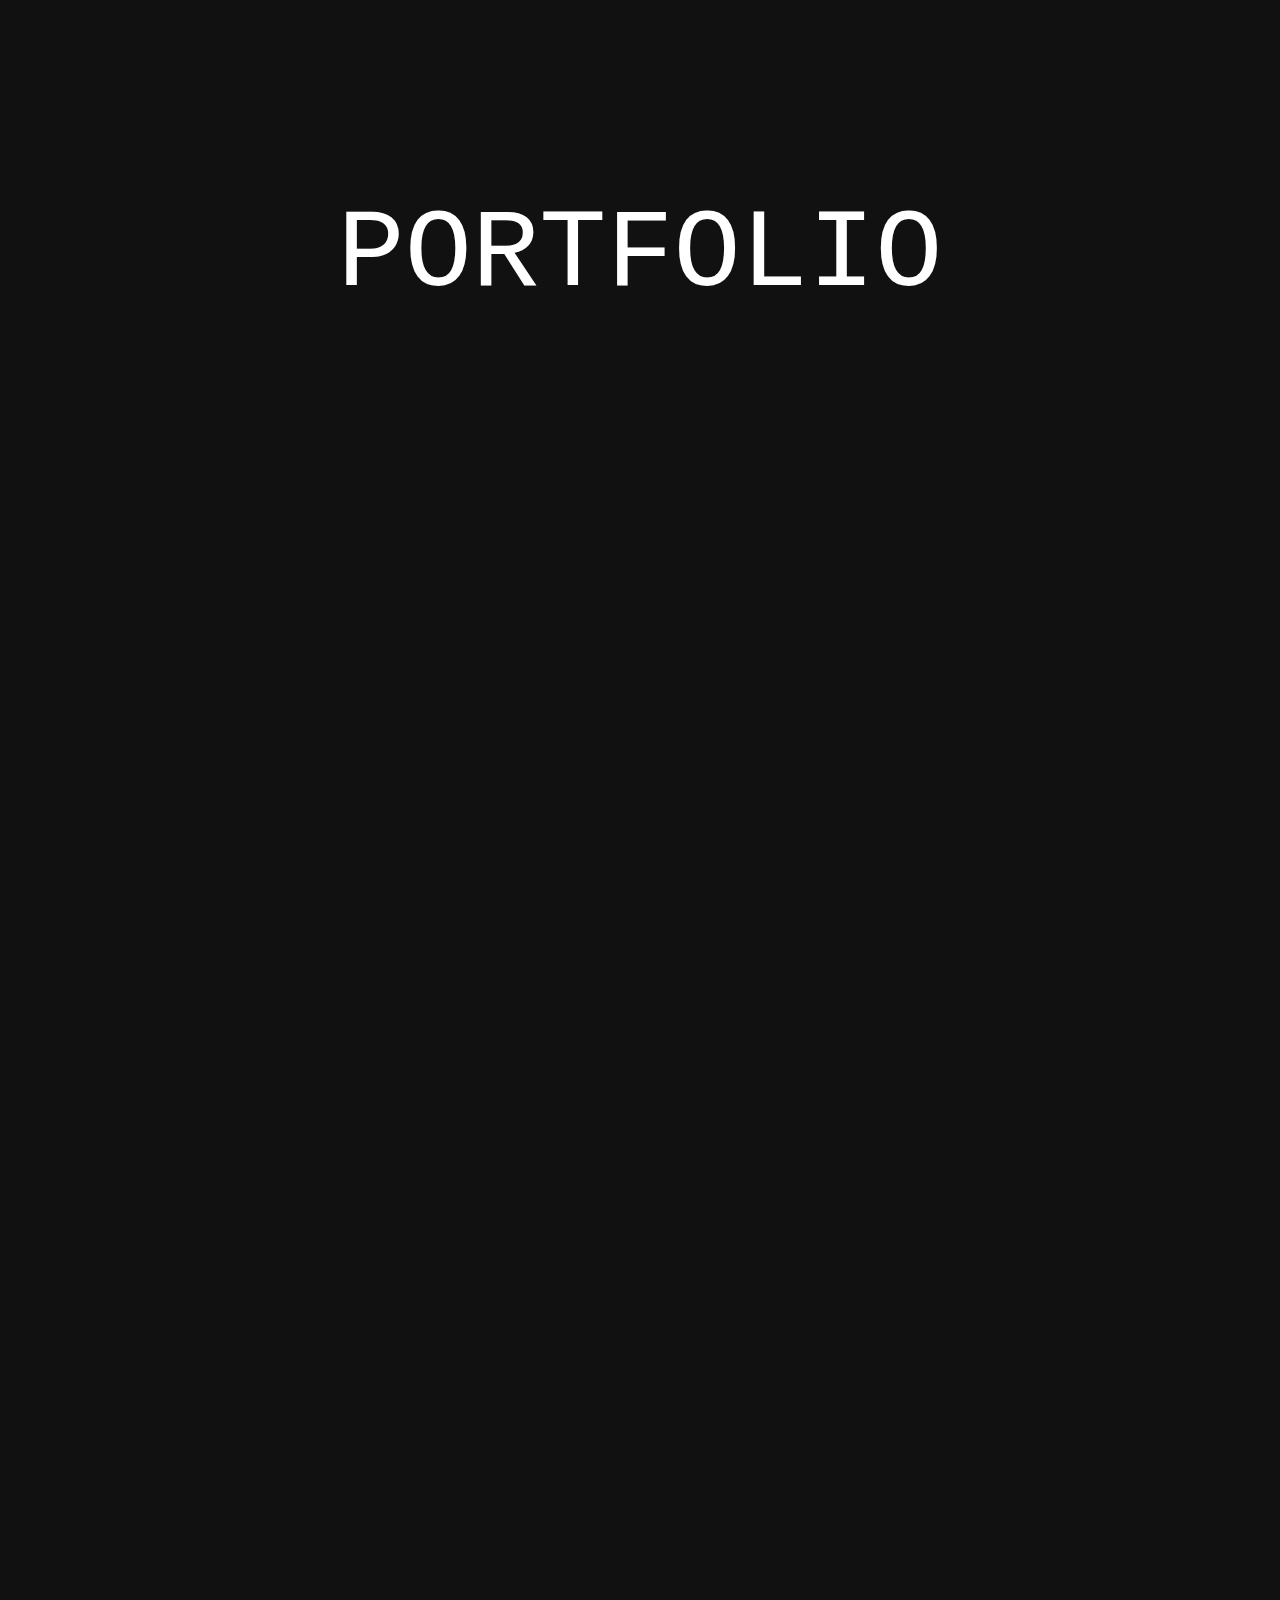
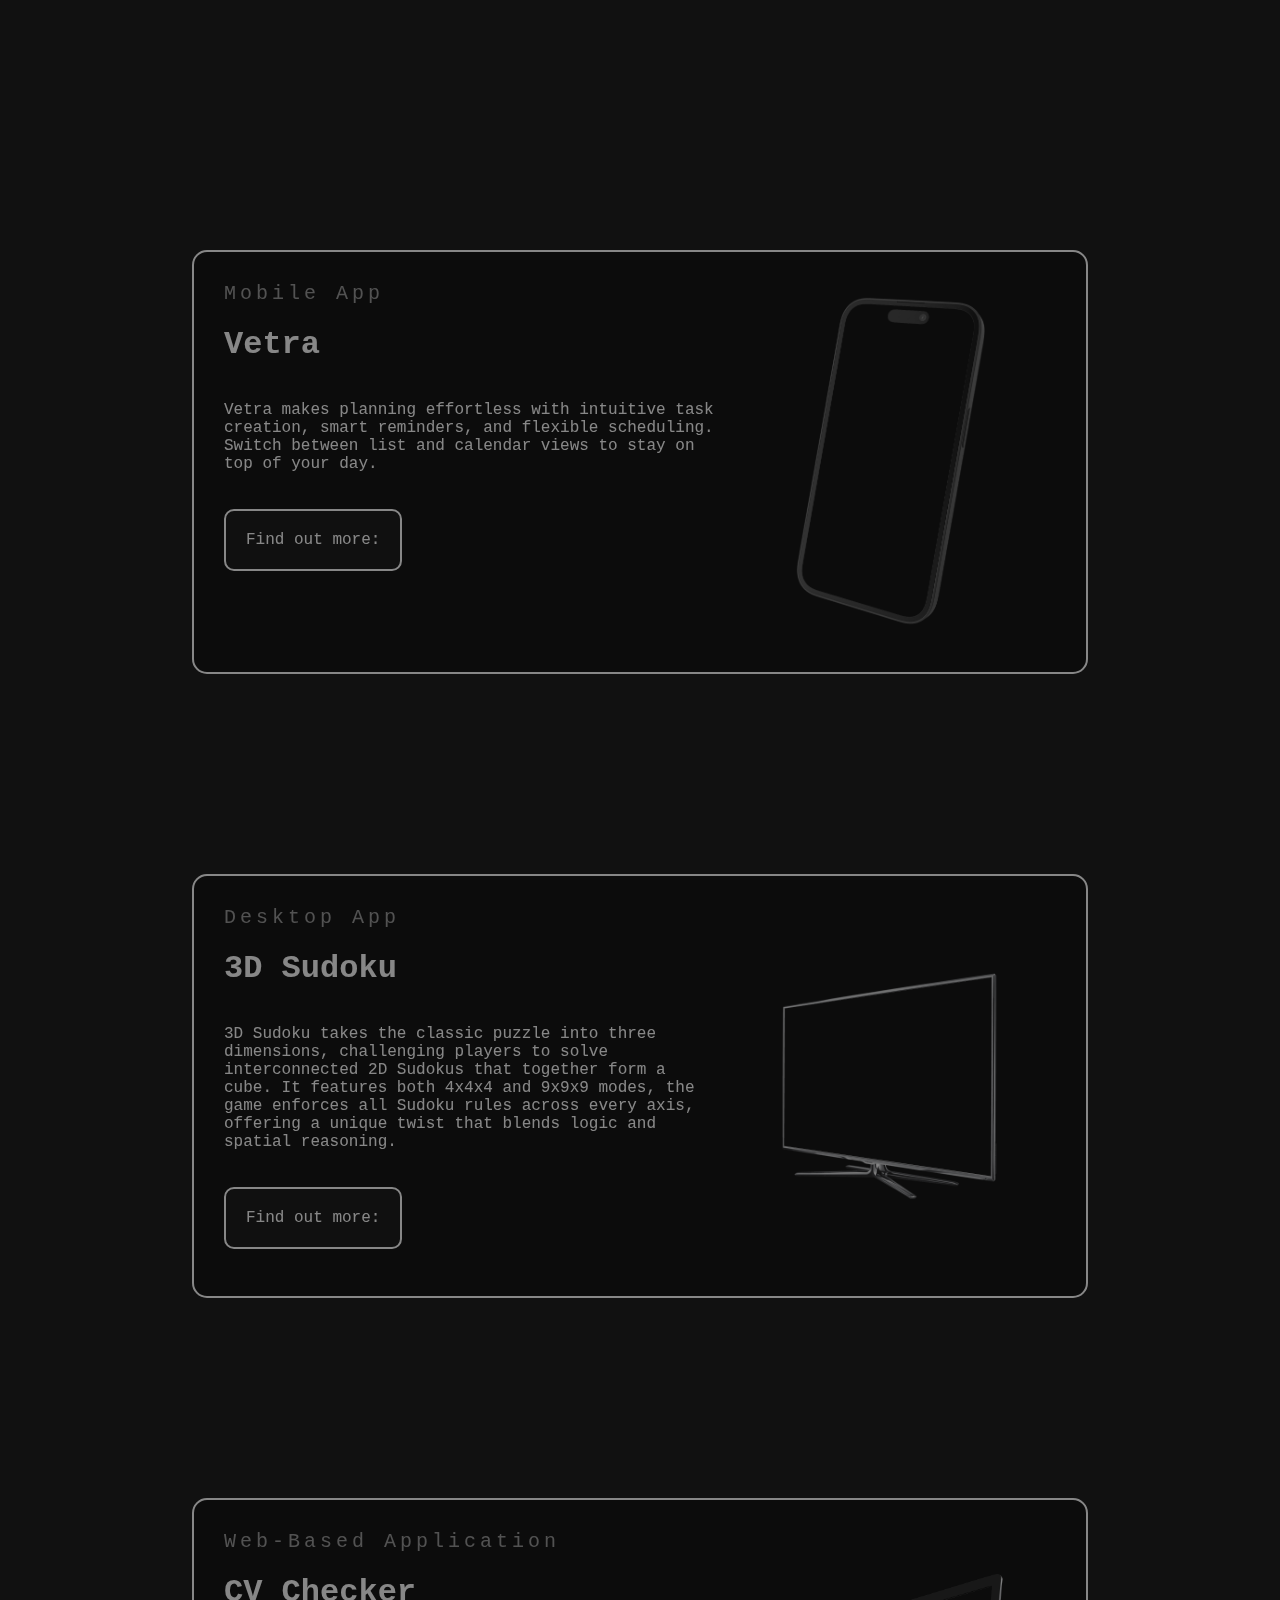
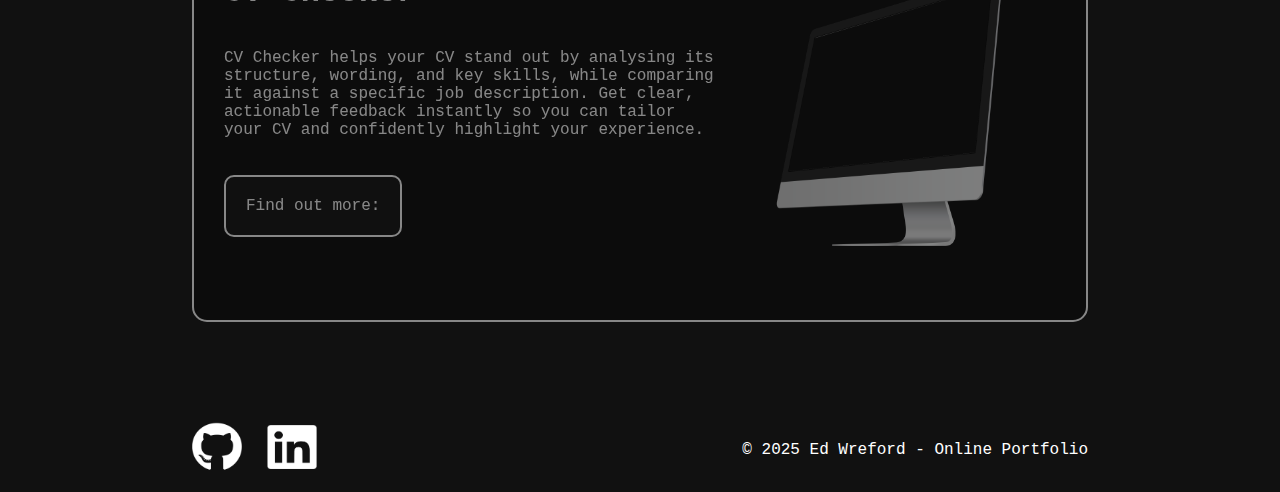
<file: index.html>
<!DOCTYPE html>
<html lang="en">

<head>
    <meta charset="utf-8" author="Ed Wreford">

    <link rel="icon" href="public/images/logo.png" type="image/png">
    <title>Portfolio</title>
    <link rel="stylesheet" href="public/style/styles.css">
</head>

<body>

    <img class="leftPointer" src="public/images/leftSidePointer.png">
    <img class="rightPointer" src="public/images/rightsidePointer.png">
    <div>
        <div class="centerColumn">
            <section class="scroll-lock">
                <h1 id="mainTitle">PORTFOLIO</h1>
            </section>

            <div class="grid">
                <div class="projectContainer">
                    <div class="projectContainerDetails">
                        <h5 class="categoryTitle">Mobile App</h5>
                        <h1>Vetra</h1>
                        <p>
                            Vetra makes planning effortless with intuitive task creation, smart reminders, 
                            and flexible scheduling. Switch between list and calendar views to stay on top 
                            of your day.
                        </p>
                        <a href="vetra.html">Find out more:</a>
                    </div> 

                    <div class="projectContainerImage">
                        <img class="outlineImage" src="public/images/apple-iphone-15-black-left.png">
                        <img class="mainImage" src="public/images/launch_screen-left.png"> 
                    </div> 
                </div>

                <div class="projectContainer">
                    <div class="projectContainerDetails">
                        <h5 class="categoryTitle">Desktop App</h5>
                        <h1>3D Sudoku</h1>
                        <p>
                            3D Sudoku takes the classic puzzle into three dimensions, challenging 
                            players to solve interconnected 2D Sudokus that together form a cube. 
                            It features both 4x4x4 and 9x9x9 modes, the game enforces all Sudoku 
                            rules across every axis, offering a unique twist that blends logic and spatial reasoning.
                        </p>
                        <a href="3dSudoku.html">Find out more:</a>
                    </div>

                    <div class="projectContainerImage">
                        <img class="outlineImage" src="public/images/samsung-d8000-side.png">
                        <img class="mainImage" src="public/images/cube_side.png"> 
                    </div> 
                </div>

                <div class="projectContainer">
                    <div class="projectContainerDetails">
                        <h5 class="categoryTitle">Web-Based Application</h5>
                        <h1>CV Checker</h1>
                        <p>
                            CV Checker helps your CV stand out by analysing its structure, wording, and key skills, 
                            while comparing it against a specific job description. Get clear, actionable feedback 
                            instantly so you can tailor your CV and confidently highlight your experience.
                        </p>
                        <a href="cv_checker.html">Find out more:</a>
                    </div> 

                    <div class="projectContainerImage">
                        <img class="outlineImage" src="public/images/apple-imac2013-left.png">
                        <img class="mainImage" src="public/images/cv_checker-left.png"> 
                    </div> 
                </div>
            </div>
        </div>
    </div>
    
    <script src="scripts/opening.js"></script>
    <script src="scripts/faded.js"></script>

</body>


<footer>
    <div class="footer-content">
        <div class="footer-icons">
            <a href="https://github.com/EdWreford?tab=repositories"><img src="public/images/githubLogo.png" alt="GitHub logo"></a>
            <a href=""><img src="public/images/linkedInLogo.png" alt="LinkedIn logo"></a>
        </div>
        <p>&copy; 2025 Ed Wreford - Online Portfolio</p>
    </div>
</footer>


</html>
</file>
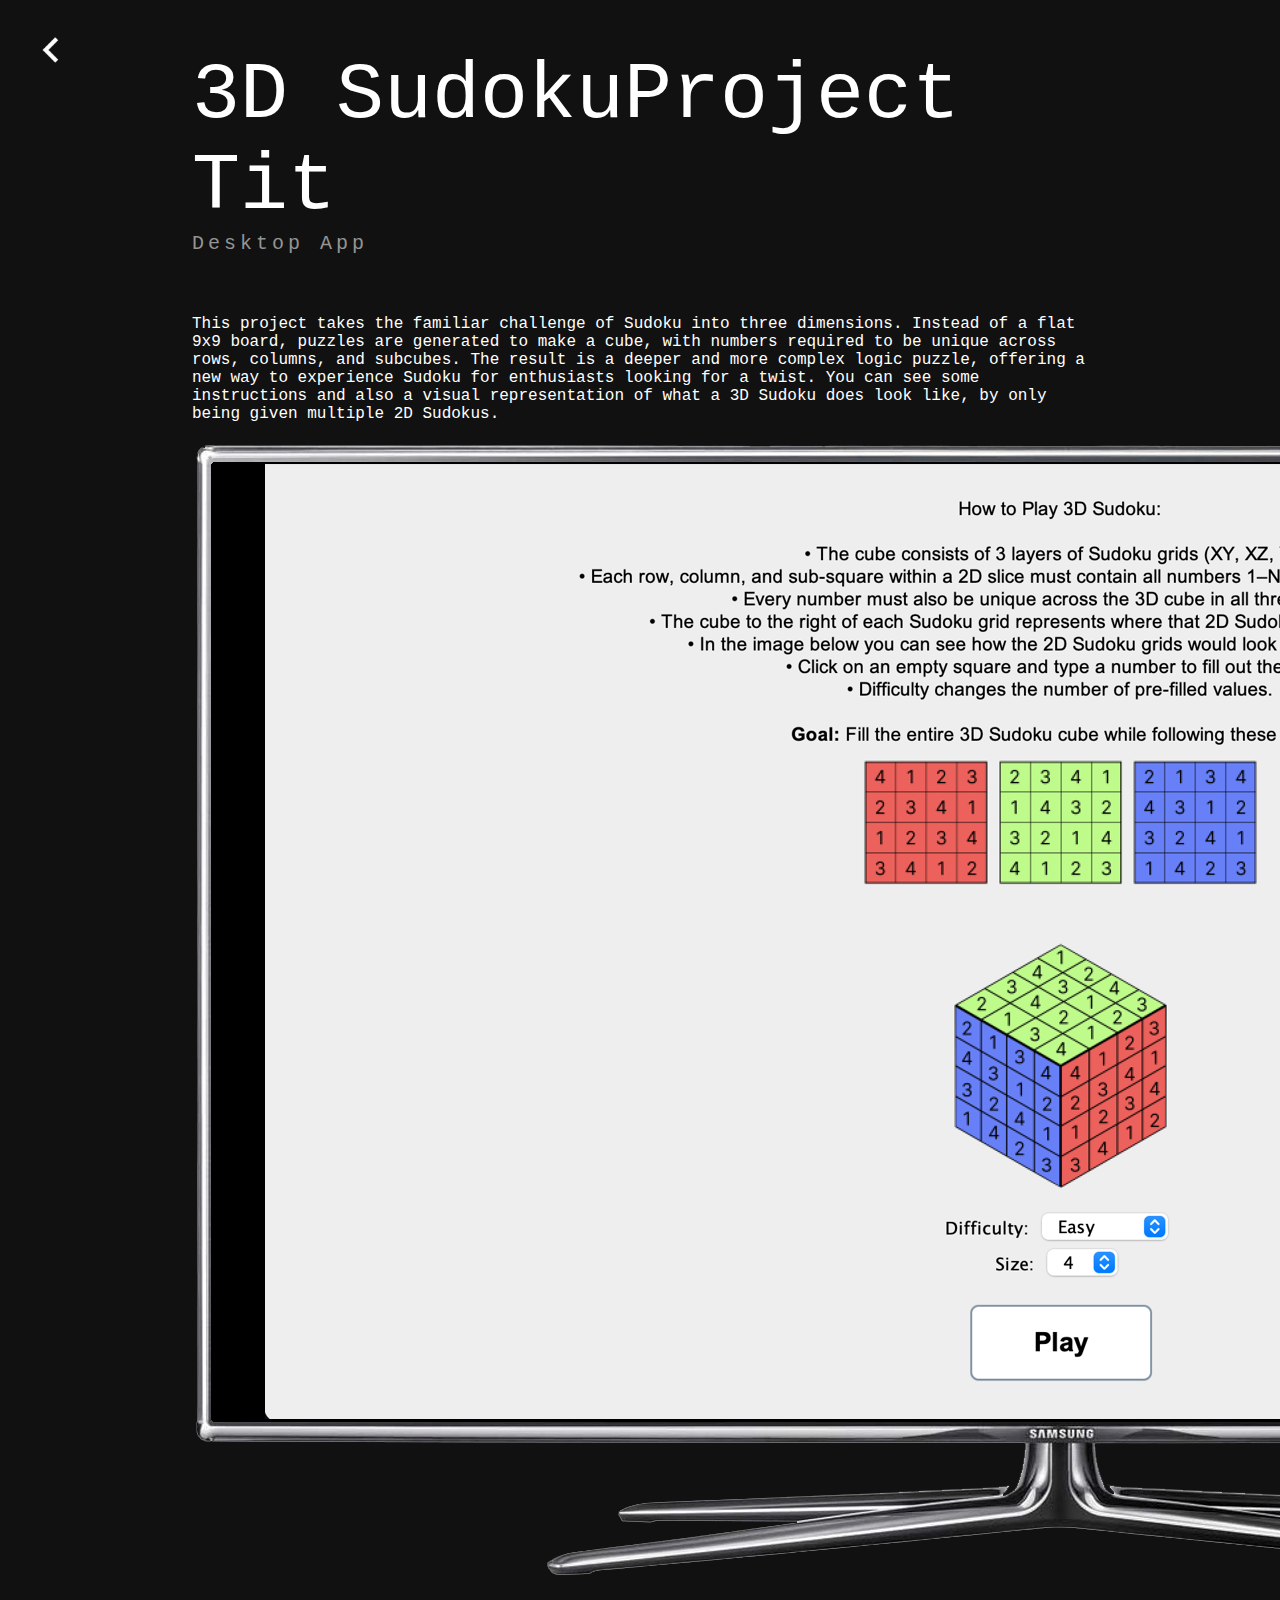
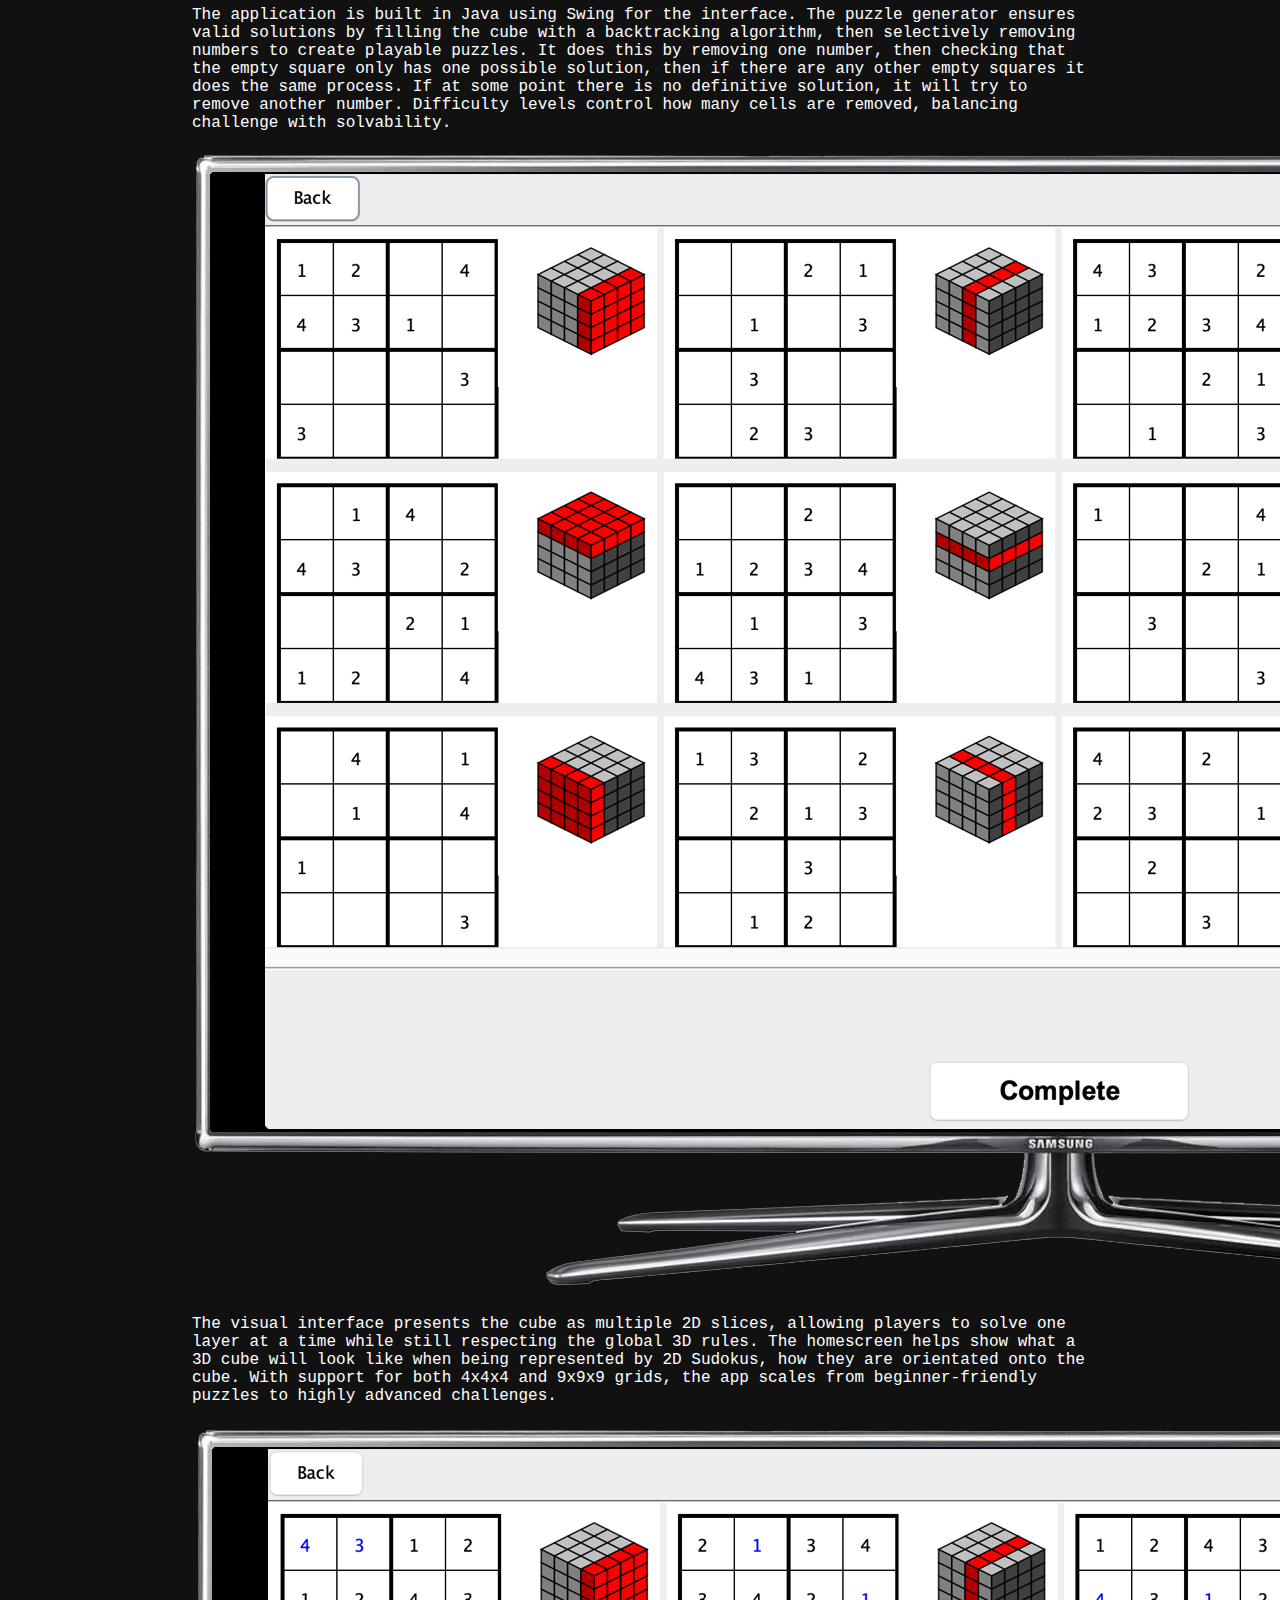
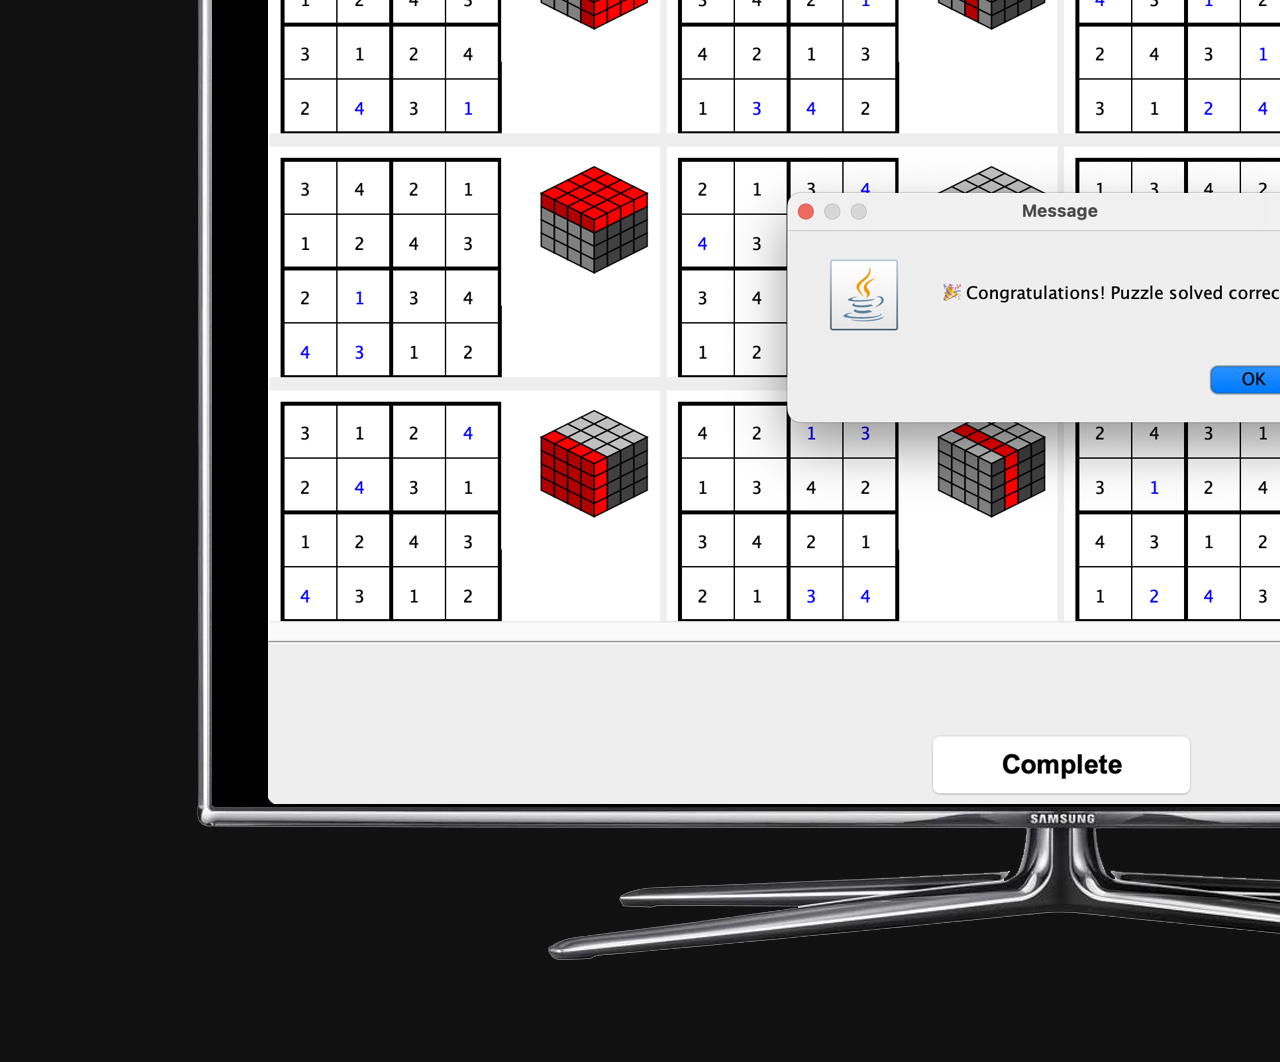
<file: 3dSudoku.html>
<!DOCTYPE html>
<html lang="en">

<head>
    <meta charset="utf-8" author="Ed Wreford">
    <link rel="icon" href="public/images/logo.png" type="image/png">
    <title>Portfolio - 3D Sudoku</title>
    <link rel="stylesheet" href="public/style/styles.css">
</head>

<body>

    <a href="index.html"><img class="backArrow" src="public/images/rightsidePointer.png"></a>

    <div>
        <div class="centerColumn">
            <div class="projectTitles">
                <h1 id="bigTitle" class="bigTitle">3D Sudoku</h1>
                <h5 id="categoryTitle" class="categoryTitle">Desktop App</h5>
            </div>

            <!-- GRID START -->
            <div class="content-grid-vertical">
                <div>
                    <p>
                    This project takes the familiar challenge of Sudoku into three dimensions. 
                    Instead of a flat 9x9 board, puzzles are generated to make a cube, with numbers 
                    required to be unique across rows, columns, and subcubes. The result is a 
                    deeper and more complex logic puzzle, offering a new way to experience 
                    Sudoku for enthusiasts looking for a twist. You can see some instructions and also
                    a visual representation of what a 3D Sudoku does look like, by only being given multiple 
                    2D Sudokus.
                    </p>
                </div>
                <div>
                    <img class="deviceImage" src="public/images/sudoku/homescreen-front.png" alt="Sudoku homescreen">
                </div>

                <div>
                    <p>
                    The application is built in Java using Swing for the interface. 
                    The puzzle generator ensures valid solutions by filling the cube 
                    with a backtracking algorithm, then selectively removing numbers 
                    to create playable puzzles. It does this by removing one number, 
                    then checking that the empty square only has one possible solution, 
                    then if there are any other empty squares it does the same process. 
                    If at some point there is no definitive solution, it will try to 
                    remove another number. Difficulty levels control how many 
                    cells are removed, balancing challenge with solvability.
                    </p>
                </div>

                <div>
                    <img class="deviceImage" src="public/images/sudoku/sudoku_gameplay-front.png" alt="Sudoku gameplay">
                </div>

                <div>
                    <p>
                    The visual interface presents the cube as multiple 2D slices, 
                    allowing players to solve one layer at a time while still 
                    respecting the global 3D rules. The homescreen helps show what 
                    a 3D cube will look like when being represented by 2D Sudokus, 
                    how they are orientated onto the cube. With support for both 4x4x4 
                    and 9x9x9 grids, the app scales from beginner-friendly puzzles to highly 
                    advanced challenges.
                    </p>
                </div>
                <div>
                    <img class="deviceImage" src="public/images/sudoku/complete_sudoku-front.png" alt="Complete sudoku screenshot">
                </div>
            </div>   
        </div>
    </div>

    <script src="scripts/typeWriter.js"></script>

</body>

<footer>
    <div class="footer-content">
        <div class="footer-icons">
            <a href="https://github.com/EdWreford?tab=repositories"><img src="public/images/githubLogo.png" alt="GitHub logo"></a>
            <a href=""><img src="public/images/linkedInLogo.png" alt="LinkedIn logo"></a>
        </div>
        <p>&copy; 2025 Ed Wreford - Online Portfolio</p>
    </div>
</footer>

</html>
</file>
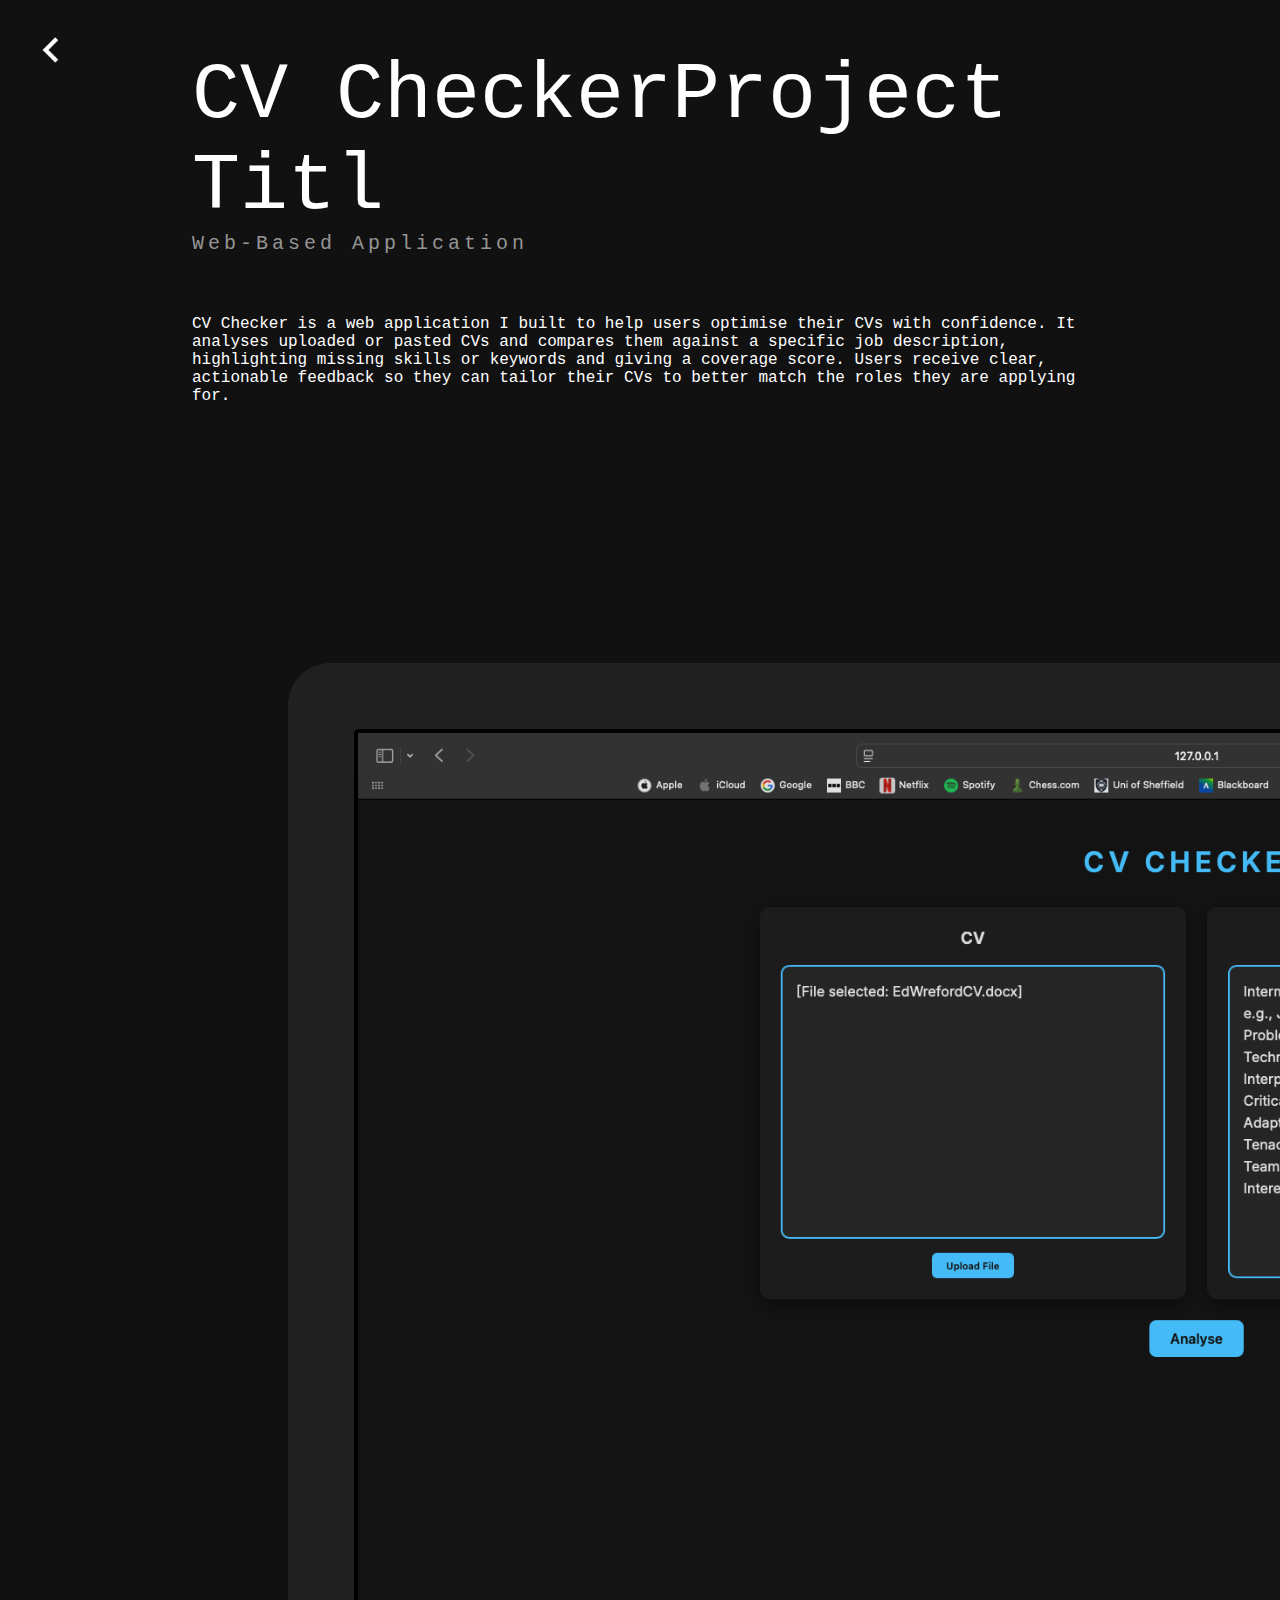
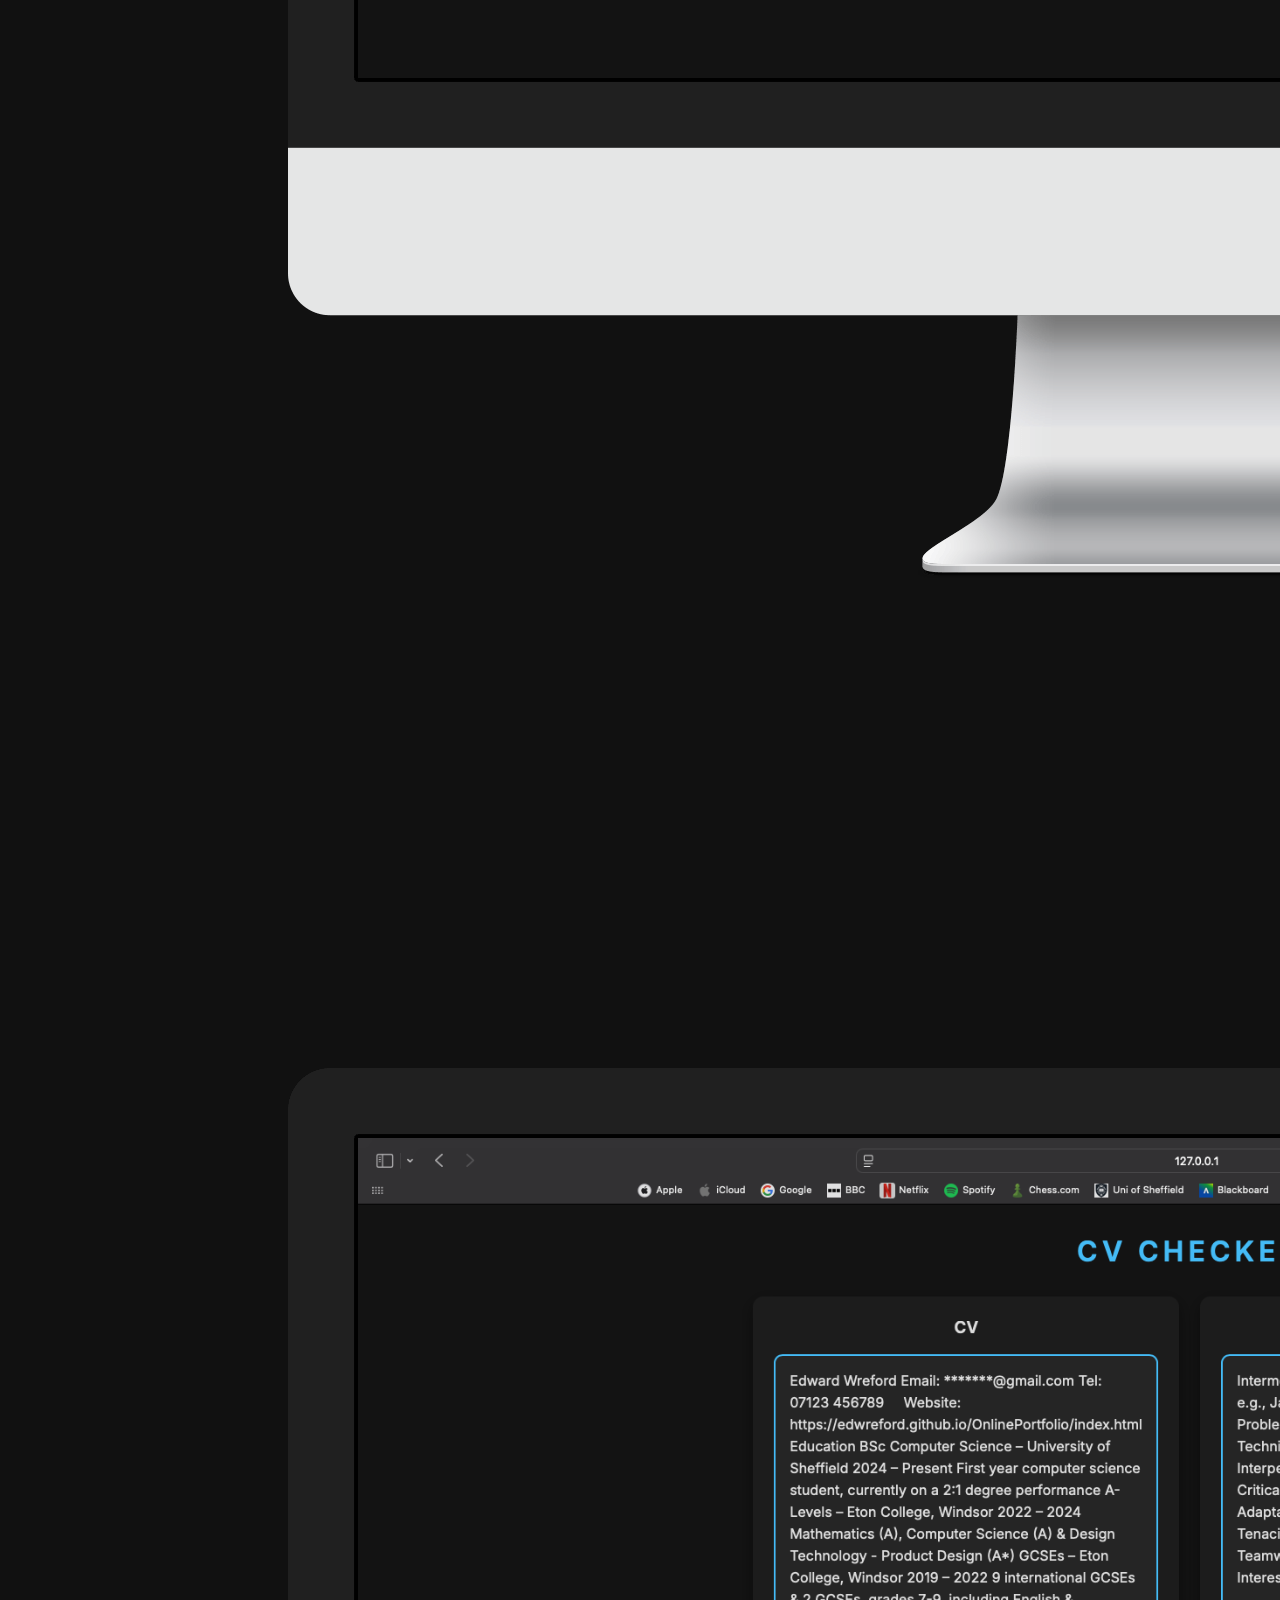
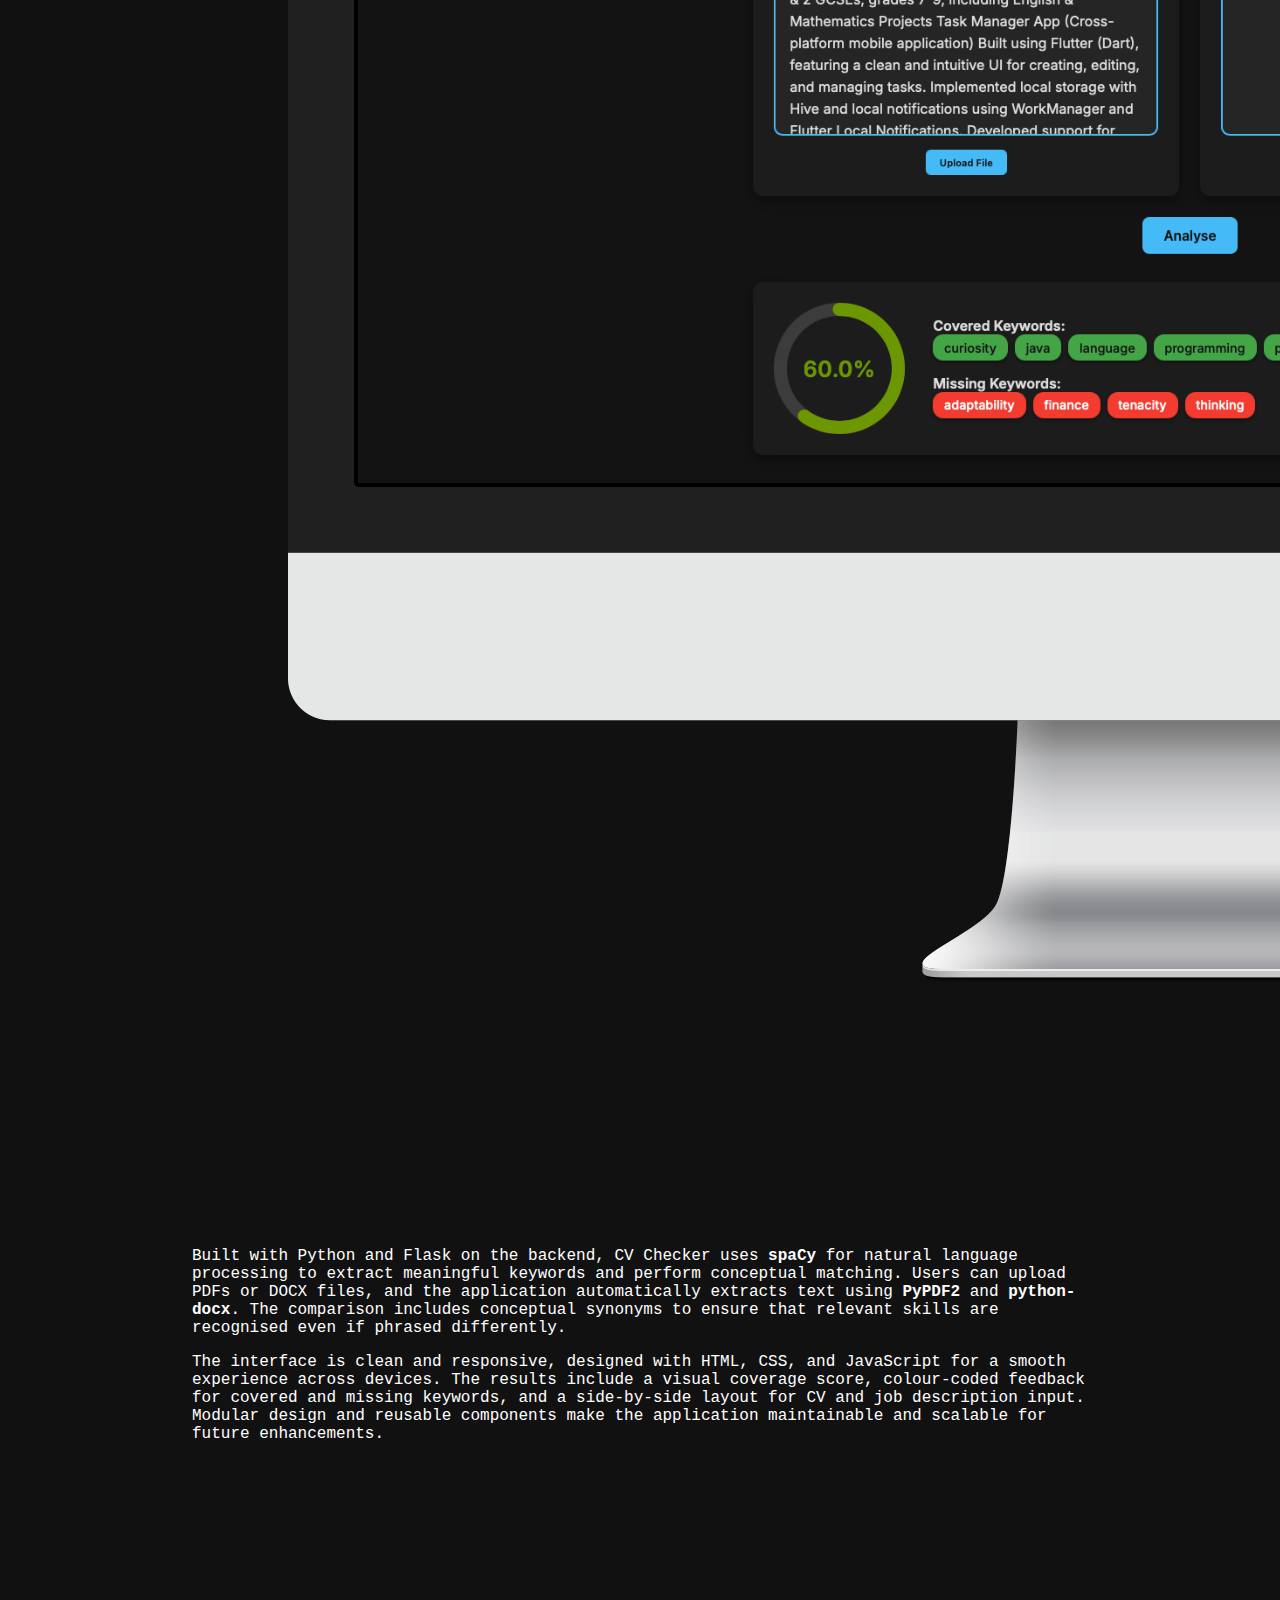
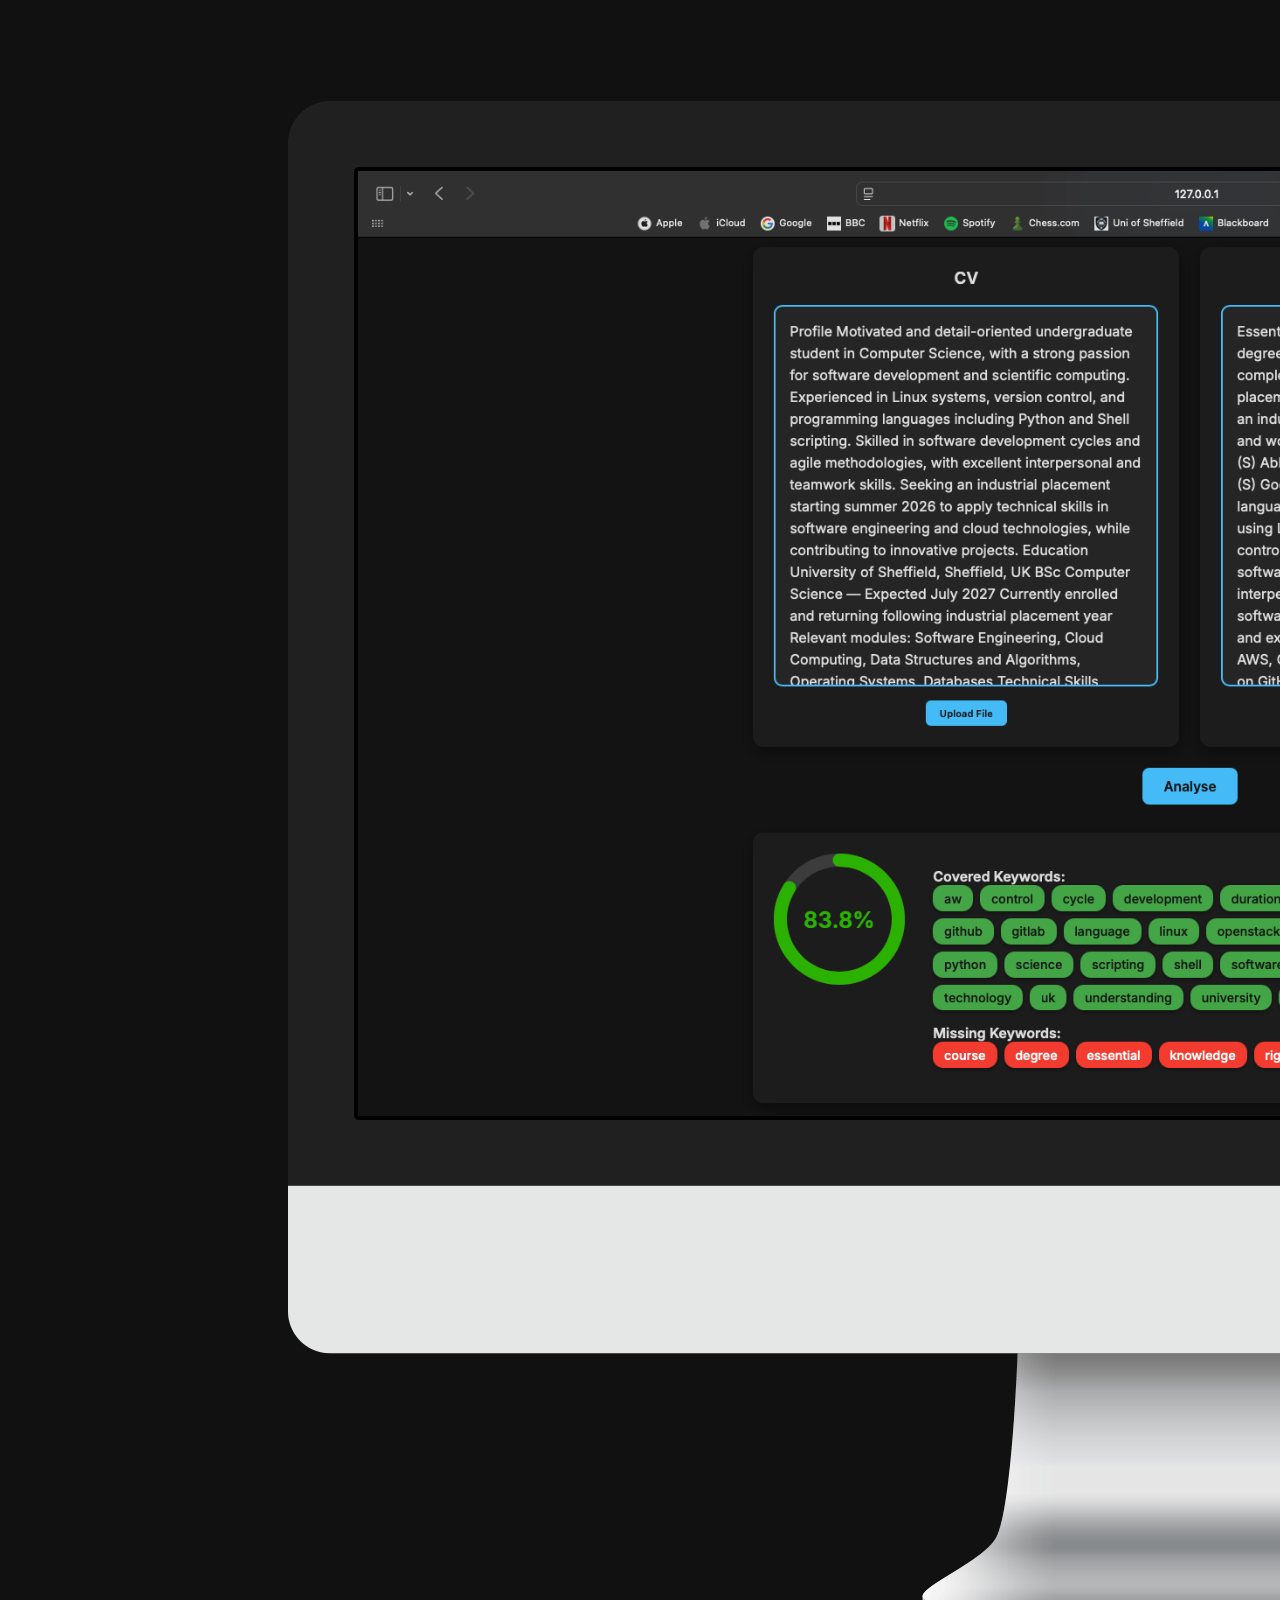
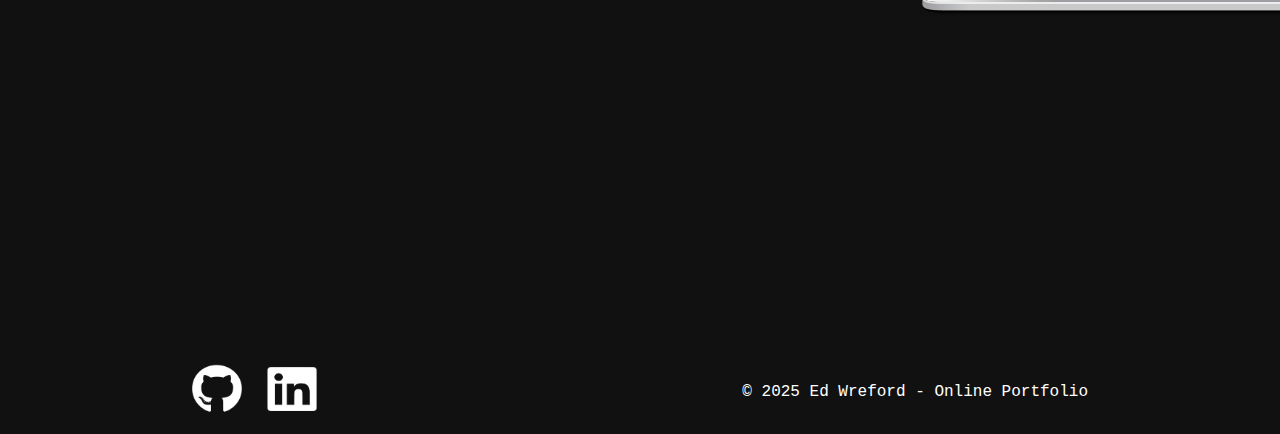
<file: cv_checker.html>
<!DOCTYPE html>
<html lang="en">

<head>
    <meta charset="utf-8" author="Ed Wreford">
    <link rel="icon" href="public/images/logo.png" type="image/png">
    <title>Portfolio - CV Checker</title>
    <link rel="stylesheet" href="public/style/styles.css">
</head>

<body>

    <a href="index.html"><img class="backArrow" src="public/images/rightsidePointer.png"></a>

    <div>
        <div class="centerColumn">
            <div class="projectTitles">
                <h1 id="bigTitle" class="bigTitle">CV Checker</h1>
                <h5 id="categoryTitle" class="categoryTitle">Web-Based Application</h5>
            </div>

            <!-- GRID START -->
            <div class="content-grid">
                <div>
                    <p>
                        CV Checker is a web application I built to help users optimise their CVs with confidence. 
                        It analyses uploaded or pasted CVs and compares them against a specific job description, 
                        highlighting missing skills or keywords and giving a coverage score. Users receive clear, 
                        actionable feedback so they can tailor their CVs to better match the roles they are applying for.
                    </p>
                </div>
                <div>
                    <img class="deviceImage" src="public/images/cvchecker/inputs-front.png" alt="CV Checker home screen">
                </div>

                <div>
                    <img class="deviceImage" src="public/images/cvchecker/main_view-front.png" alt="CV analysis screen">
                </div>
                <div>
                    <p>
                        Built with Python and Flask on the backend, CV Checker uses <strong>spaCy</strong> for natural language 
                        processing to extract meaningful keywords and perform conceptual matching. Users can upload PDFs 
                        or DOCX files, and the application automatically extracts text using <strong>PyPDF2</strong> and 
                        <strong>python-docx</strong>. The comparison includes conceptual synonyms to ensure that 
                        relevant skills are recognised even if phrased differently.
                    </p>
                </div>

                <div>
                    <p>
                        The interface is clean and responsive, designed with HTML, CSS, and JavaScript for a smooth 
                        experience across devices. The results include a visual coverage score, colour-coded feedback 
                        for covered and missing keywords, and a side-by-side layout for CV and job description input. 
                        Modular design and reusable components make the application maintainable and scalable for 
                        future enhancements.
                    </p>
                </div>
                <div>
                    <img class="deviceImage" src="public/images/cvchecker/near_perfect-front.png" alt="CV near perfect example">
                </div>
            </div>
        </div>
    </div>

    <script src="scripts/typeWriter.js"></script>

</body>

<footer>
    <div class="footer-content">
        <div class="footer-icons">
            <a href="https://github.com/EdWreford?tab=repositories"><img src="public/images/githubLogo.png" alt="GitHub logo"></a>
            <a href=""><img src="public/images/linkedInLogo.png" alt="LinkedIn logo"></a>
        </div>
        <p>&copy; 2025 Ed Wreford - Online Portfolio</p>
    </div>
</footer>

</html>
</file>
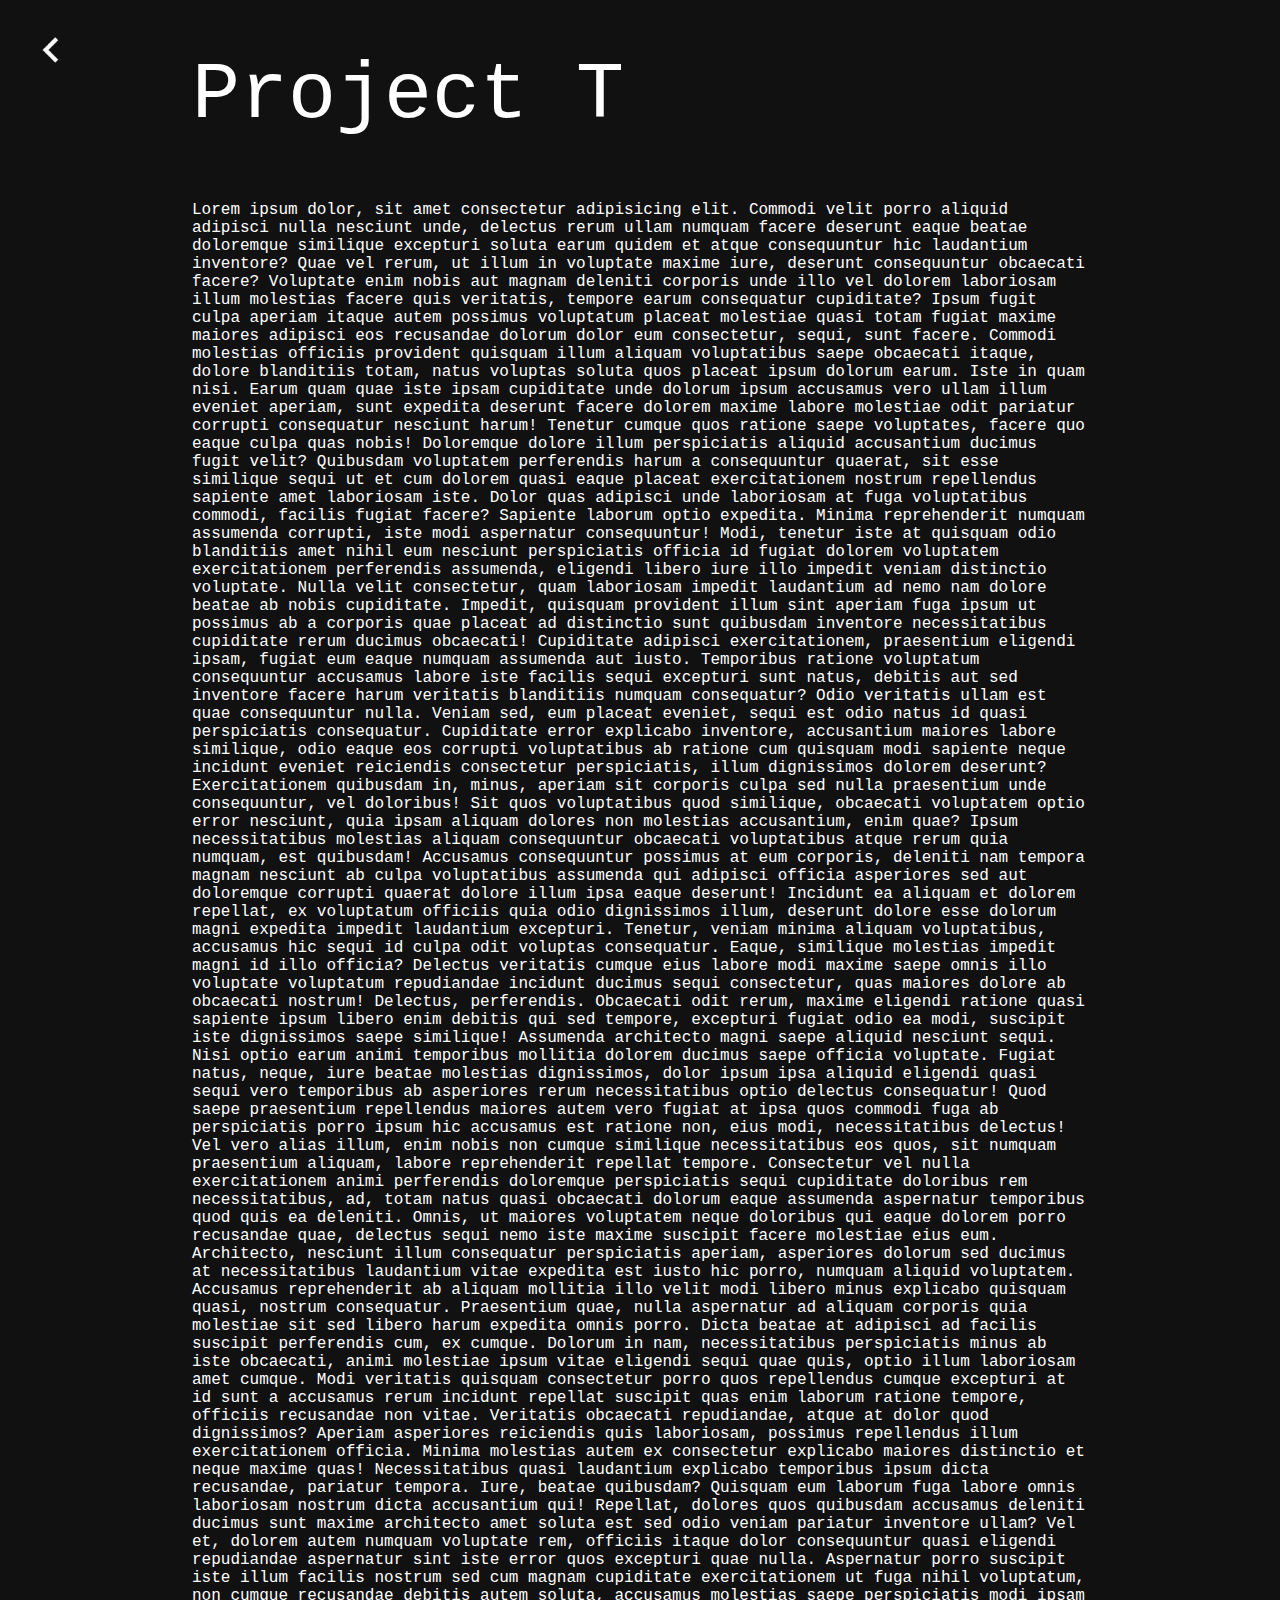
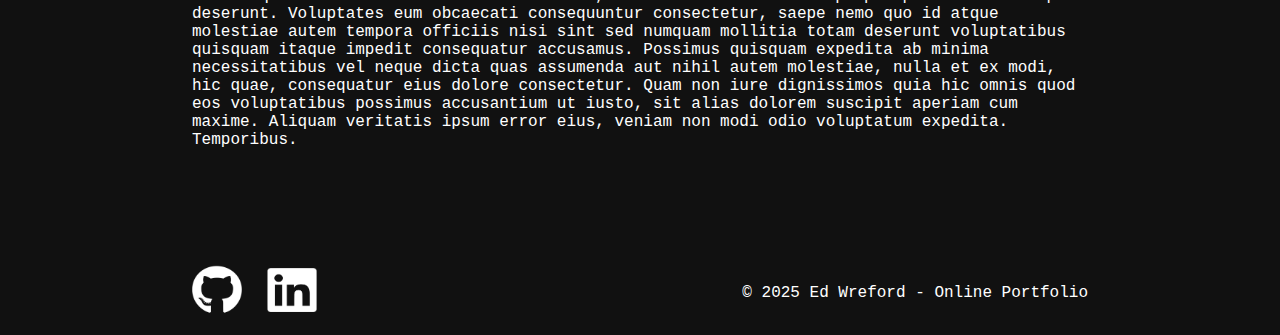
<file: project1.html>
<!DOCTYPE html>
<html lang="en">

<head>
    <meta charset="utf-8" author="Ed Wreford">
    <link rel="icon" href="public/images/logo.png" type="image/png">
    <title>Project 1</title>
    <link rel="stylesheet" href="public/style/styles.css">
</head>


<body>

    <a href="index.html"><img class="backArrow" src="public/images/rightsidePointer.png"></a>

    <div>
        <div class="centerColumn">
            <div class="projectTitles">
                <h1 id="bigTitle" class="bigTitle"></h1>
                <h5 id="categoryTitle" class="categoryTitle"></h5>
            </div>
            <p>Lorem ipsum dolor, sit amet consectetur adipisicing elit. Commodi velit porro aliquid adipisci nulla nesciunt unde, delectus rerum ullam numquam facere deserunt eaque beatae doloremque similique excepturi soluta earum quidem et atque consequuntur hic laudantium inventore? Quae vel rerum, ut illum in voluptate maxime iure, deserunt consequuntur obcaecati facere? Voluptate enim nobis aut magnam deleniti corporis unde illo vel dolorem laboriosam illum molestias facere quis veritatis, tempore earum consequatur cupiditate? Ipsum fugit culpa aperiam itaque autem possimus voluptatum placeat molestiae quasi totam fugiat maxime maiores adipisci eos recusandae dolorum dolor eum consectetur, sequi, sunt facere. Commodi molestias officiis provident quisquam illum aliquam voluptatibus saepe obcaecati itaque, dolore blanditiis totam, natus voluptas soluta quos placeat ipsum dolorum earum. Iste in quam nisi. Earum quam quae iste ipsam cupiditate unde dolorum ipsum accusamus vero ullam illum eveniet aperiam, sunt expedita deserunt facere dolorem maxime labore molestiae odit pariatur corrupti consequatur nesciunt harum! Tenetur cumque quos ratione saepe voluptates, facere quo eaque culpa quas nobis! Doloremque dolore illum perspiciatis aliquid accusantium ducimus fugit velit? Quibusdam voluptatem perferendis harum a consequuntur quaerat, sit esse similique sequi ut et cum dolorem quasi eaque placeat exercitationem nostrum repellendus sapiente amet laboriosam iste. Dolor quas adipisci unde laboriosam at fuga voluptatibus commodi, facilis fugiat facere? Sapiente laborum optio expedita. Minima reprehenderit numquam assumenda corrupti, iste modi aspernatur consequuntur! Modi, tenetur iste at quisquam odio blanditiis amet nihil eum nesciunt perspiciatis officia id fugiat dolorem voluptatem exercitationem perferendis assumenda, eligendi libero iure illo impedit veniam distinctio voluptate. Nulla velit consectetur, quam laboriosam impedit laudantium ad nemo nam dolore beatae ab nobis cupiditate. Impedit, quisquam provident illum sint aperiam fuga ipsum ut possimus ab a corporis quae placeat ad distinctio sunt quibusdam inventore necessitatibus cupiditate rerum ducimus obcaecati! Cupiditate adipisci exercitationem, praesentium eligendi ipsam, fugiat eum eaque numquam assumenda aut iusto. Temporibus ratione voluptatum consequuntur accusamus labore iste facilis sequi excepturi sunt natus, debitis aut sed inventore facere harum veritatis blanditiis numquam consequatur? Odio veritatis ullam est quae consequuntur nulla. Veniam sed, eum placeat eveniet, sequi est odio natus id quasi perspiciatis consequatur. Cupiditate error explicabo inventore, accusantium maiores labore similique, odio eaque eos corrupti voluptatibus ab ratione cum quisquam modi sapiente neque incidunt eveniet reiciendis consectetur perspiciatis, illum dignissimos dolorem deserunt? Exercitationem quibusdam in, minus, aperiam sit corporis culpa sed nulla praesentium unde consequuntur, vel doloribus! Sit quos voluptatibus quod similique, obcaecati voluptatem optio error nesciunt, quia ipsam aliquam dolores non molestias accusantium, enim quae? Ipsum necessitatibus molestias aliquam consequuntur obcaecati voluptatibus atque rerum quia numquam, est quibusdam! Accusamus consequuntur possimus at eum corporis, deleniti nam tempora magnam nesciunt ab culpa voluptatibus assumenda qui adipisci officia asperiores sed aut doloremque corrupti quaerat dolore illum ipsa eaque deserunt! Incidunt ea aliquam et dolorem repellat, ex voluptatum officiis quia odio dignissimos illum, deserunt dolore esse dolorum magni expedita impedit laudantium excepturi. Tenetur, veniam minima aliquam voluptatibus, accusamus hic sequi id culpa odit voluptas consequatur. Eaque, similique molestias impedit magni id illo officia? Delectus veritatis cumque eius labore modi maxime saepe omnis illo voluptate voluptatum repudiandae incidunt ducimus sequi consectetur, quas maiores dolore ab obcaecati nostrum! Delectus, perferendis. Obcaecati odit rerum, maxime eligendi ratione quasi sapiente ipsum libero enim debitis qui sed tempore, excepturi fugiat odio ea modi, suscipit iste dignissimos saepe similique! Assumenda architecto magni saepe aliquid nesciunt sequi. Nisi optio earum animi temporibus mollitia dolorem ducimus saepe officia voluptate. Fugiat natus, neque, iure beatae molestias dignissimos, dolor ipsum ipsa aliquid eligendi quasi sequi vero temporibus ab asperiores rerum necessitatibus optio delectus consequatur! Quod saepe praesentium repellendus maiores autem vero fugiat at ipsa quos commodi fuga ab perspiciatis porro ipsum hic accusamus est ratione non, eius modi, necessitatibus delectus! Vel vero alias illum, enim nobis non cumque similique necessitatibus eos quos, sit numquam praesentium aliquam, labore reprehenderit repellat tempore. Consectetur vel nulla exercitationem animi perferendis doloremque perspiciatis sequi cupiditate doloribus rem necessitatibus, ad, totam natus quasi obcaecati dolorum eaque assumenda aspernatur temporibus quod quis ea deleniti. Omnis, ut maiores voluptatem neque doloribus qui eaque dolorem porro recusandae quae, delectus sequi nemo iste maxime suscipit facere molestiae eius eum. Architecto, nesciunt illum consequatur perspiciatis aperiam, asperiores dolorum sed ducimus at necessitatibus laudantium vitae expedita est iusto hic porro, numquam aliquid voluptatem. Accusamus reprehenderit ab aliquam mollitia illo velit modi libero minus explicabo quisquam quasi, nostrum consequatur. Praesentium quae, nulla aspernatur ad aliquam corporis quia molestiae sit sed libero harum expedita omnis porro. Dicta beatae at adipisci ad facilis suscipit perferendis cum, ex cumque. Dolorum in nam, necessitatibus perspiciatis minus ab iste obcaecati, animi molestiae ipsum vitae eligendi sequi quae quis, optio illum laboriosam amet cumque. Modi veritatis quisquam consectetur porro quos repellendus cumque excepturi at id sunt a accusamus rerum incidunt repellat suscipit quas enim laborum ratione tempore, officiis recusandae non vitae. Veritatis obcaecati repudiandae, atque at dolor quod dignissimos? Aperiam asperiores reiciendis quis laboriosam, possimus repellendus illum exercitationem officia. Minima molestias autem ex consectetur explicabo maiores distinctio et neque maxime quas! Necessitatibus quasi laudantium explicabo temporibus ipsum dicta recusandae, pariatur tempora. Iure, beatae quibusdam? Quisquam eum laborum fuga labore omnis laboriosam nostrum dicta accusantium qui! Repellat, dolores quos quibusdam accusamus deleniti ducimus sunt maxime architecto amet soluta est sed odio veniam pariatur inventore ullam? Vel et, dolorem autem numquam voluptate rem, officiis itaque dolor consequuntur quasi eligendi repudiandae aspernatur sint iste error quos excepturi quae nulla. Aspernatur porro suscipit iste illum facilis nostrum sed cum magnam cupiditate exercitationem ut fuga nihil voluptatum, non cumque recusandae debitis autem soluta, accusamus molestias saepe perspiciatis modi ipsam deserunt. Voluptates eum obcaecati consequuntur consectetur, saepe nemo quo id atque molestiae autem tempora officiis nisi sint sed numquam mollitia totam deserunt voluptatibus quisquam itaque impedit consequatur accusamus. Possimus quisquam expedita ab minima necessitatibus vel neque dicta quas assumenda aut nihil autem molestiae, nulla et ex modi, hic quae, consequatur eius dolore consectetur. Quam non iure dignissimos quia hic omnis quod eos voluptatibus possimus accusantium ut iusto, sit alias dolorem suscipit aperiam cum maxime. Aliquam veritatis ipsum error eius, veniam non modi odio voluptatum expedita. Temporibus.</p>
        </div>
    </div>

    <script src="scripts/typeWriter.js"></script>

</body>


<footer>
    <div class="footer-content">
        <div class="footer-icons">
            <a href="https://github.com/EdWreford?tab=repositories"><img src="public/images/githubLogo.png" alt="GitHub logo"></a>
            <a href=""><img src="public/images/linkedInLogo.png" alt="LinkedIn logo"></a>
        </div>
        <p>&copy; 2025 Ed Wreford - Online Portfolio</p>
    </div>
</footer>


</html>
</file>
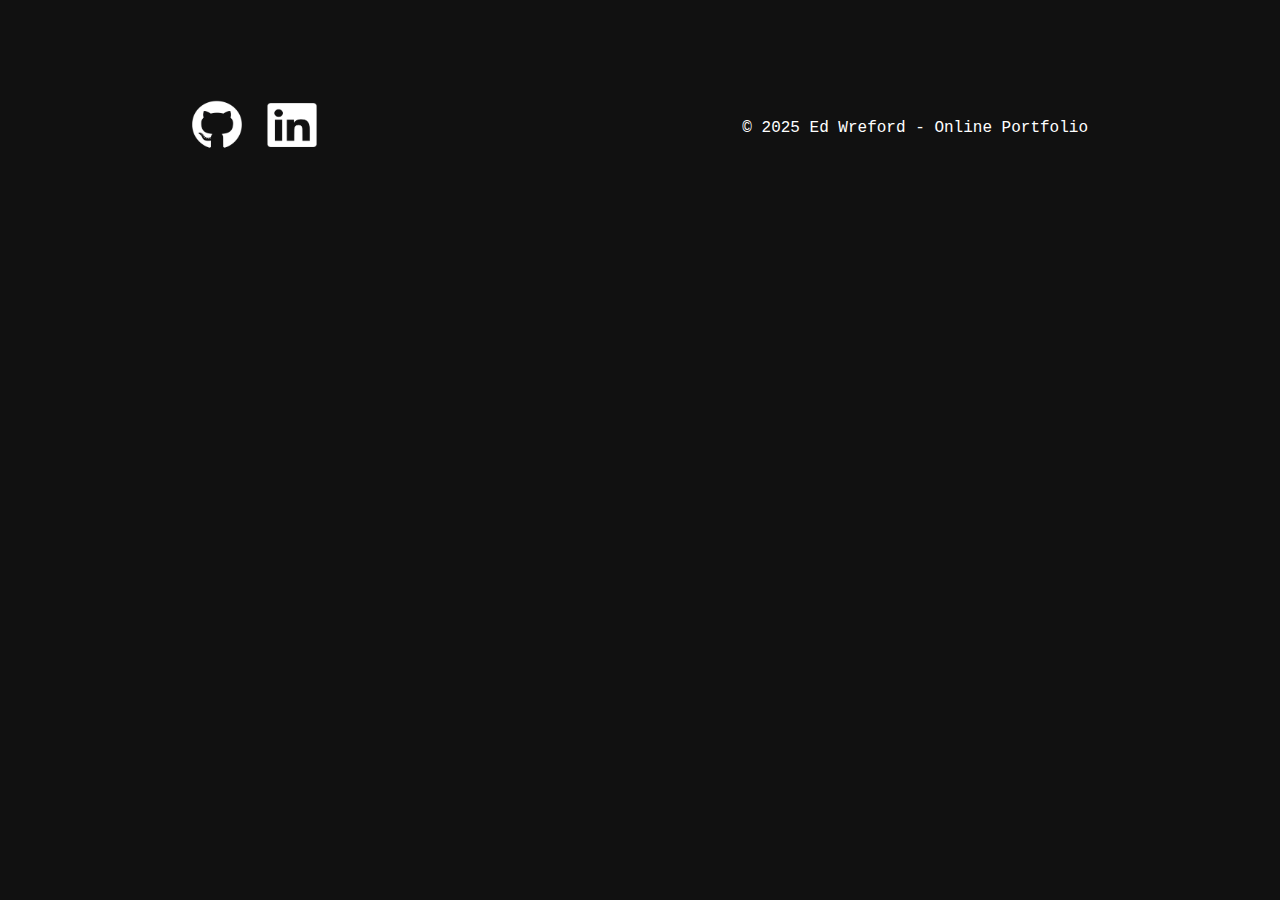
<file: project2.html>
<!DOCTYPE html>
<html lang="en">

<head>
    <meta charset="utf-8" author="Ed Wreford">
    <link rel="icon" href="/public/images/logo.png" type="image/png">
    <title>Project 2</title>
    <link rel="stylesheet" href="public/style/styles.css">
</head>


<body>

</body>


<footer>
    <div class="footer-content">
        <div class="footer-icons">
            <a href="https://github.com/EdWreford?tab=repositories"><img src="public/images/githubLogo.png" alt="GitHub logo"></a>
            <a href=""><img src="public/images/linkedInLogo.png" alt="LinkedIn logo"></a>
        </div>
        <p>&copy; 2025 Ed Wreford - Online Portfolio</p>
    </div>
</footer>


</html>
</file>
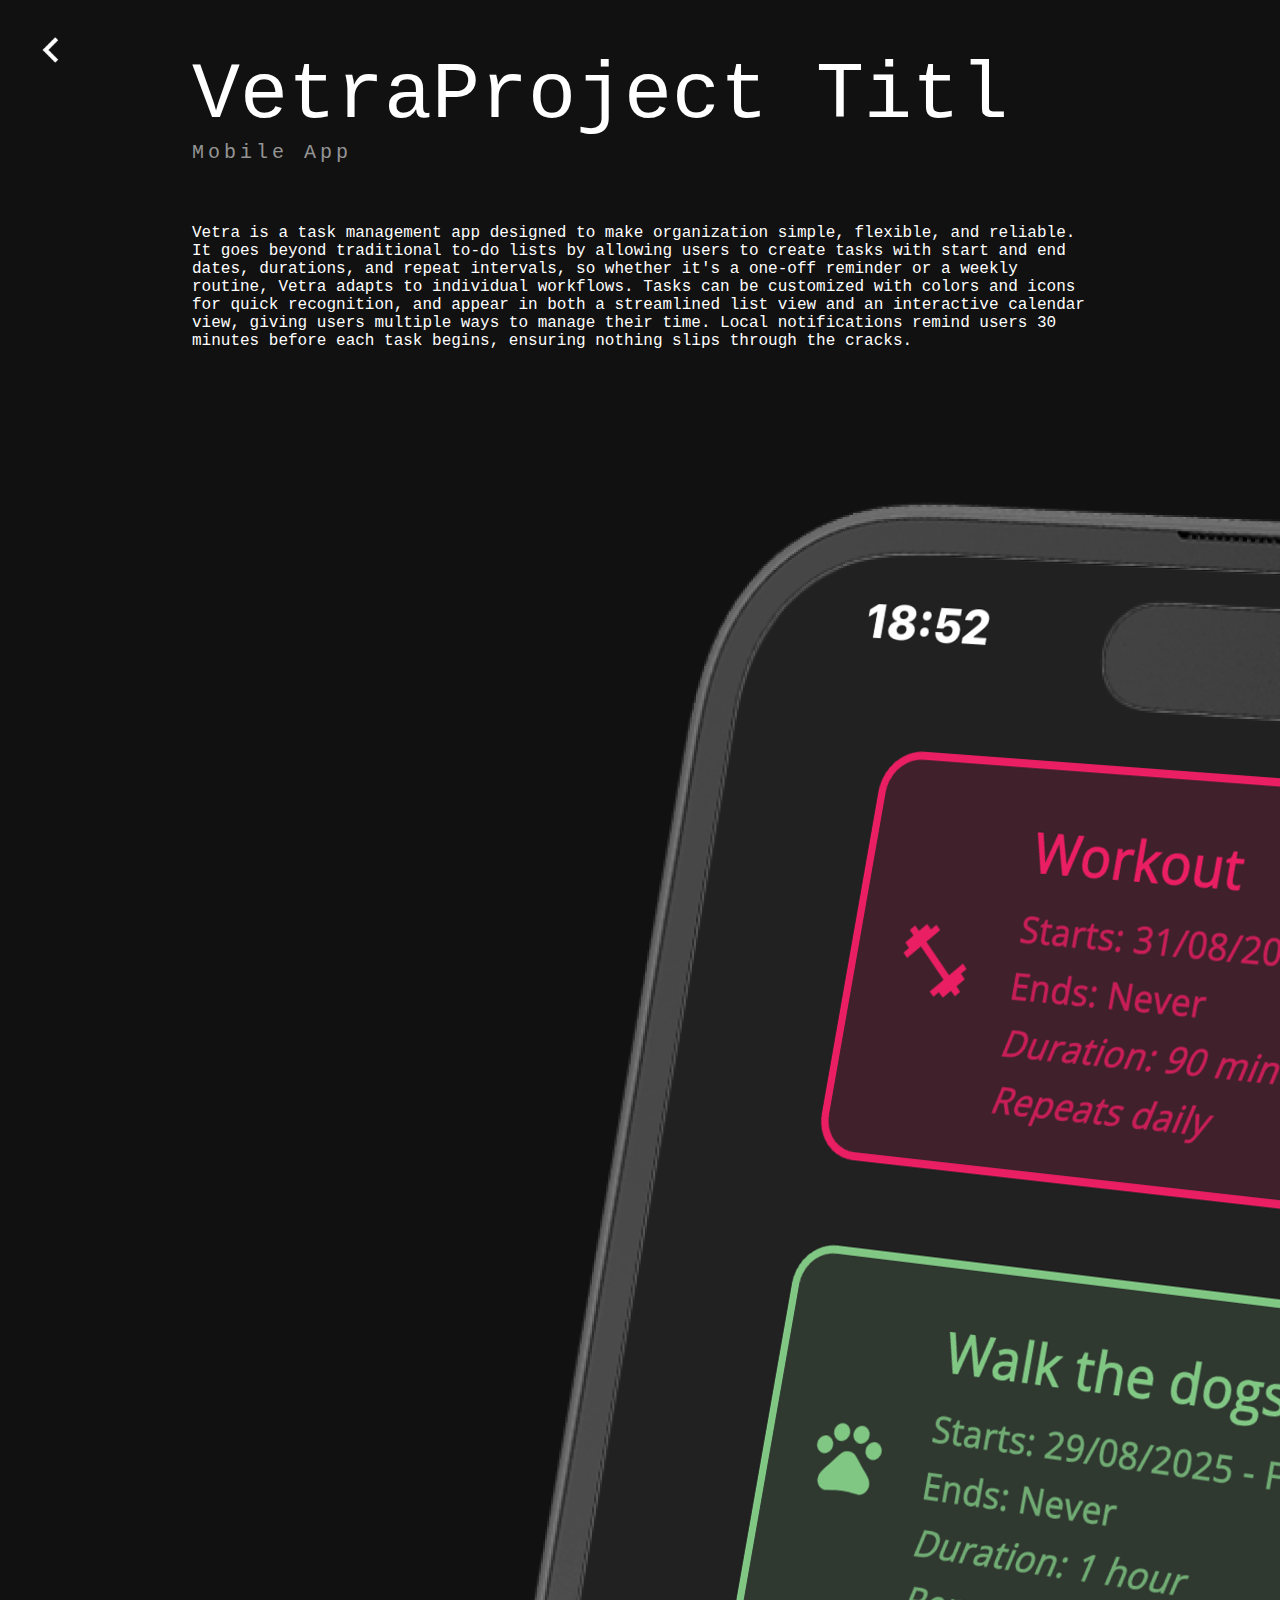
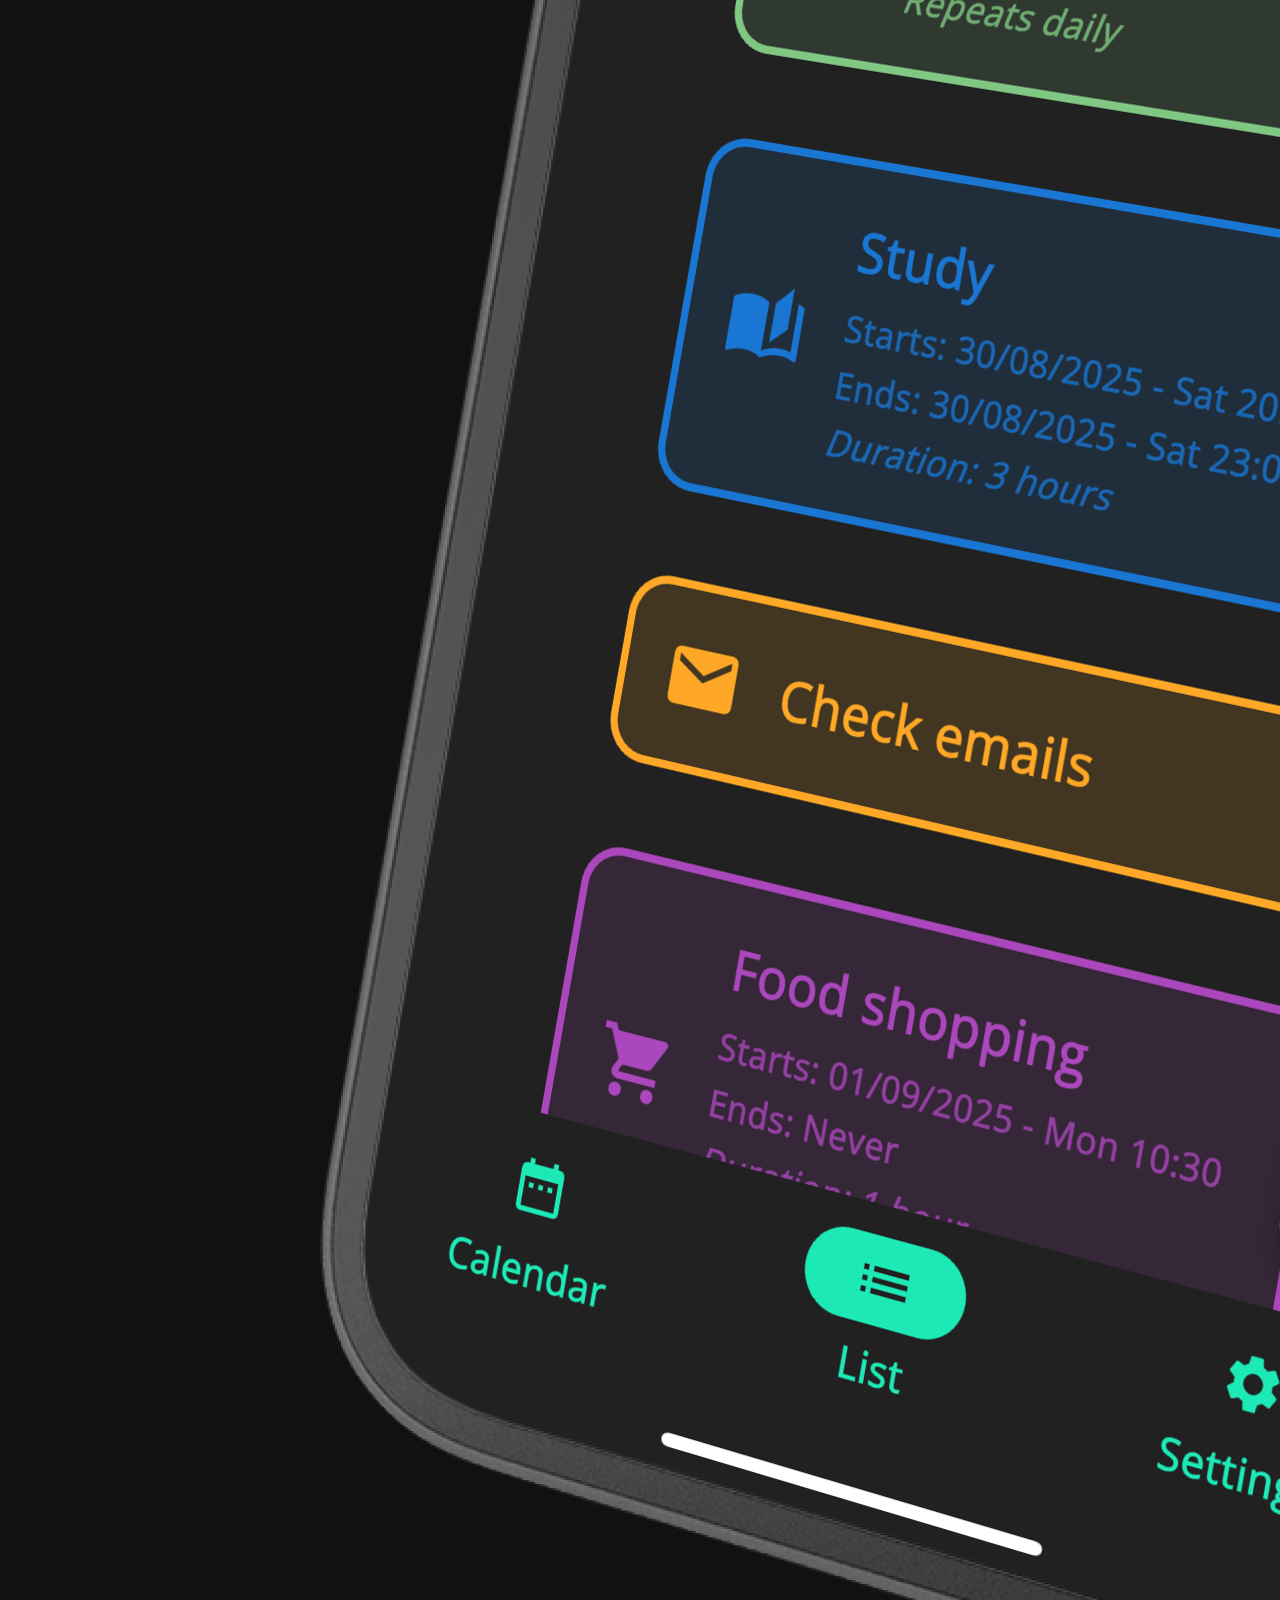
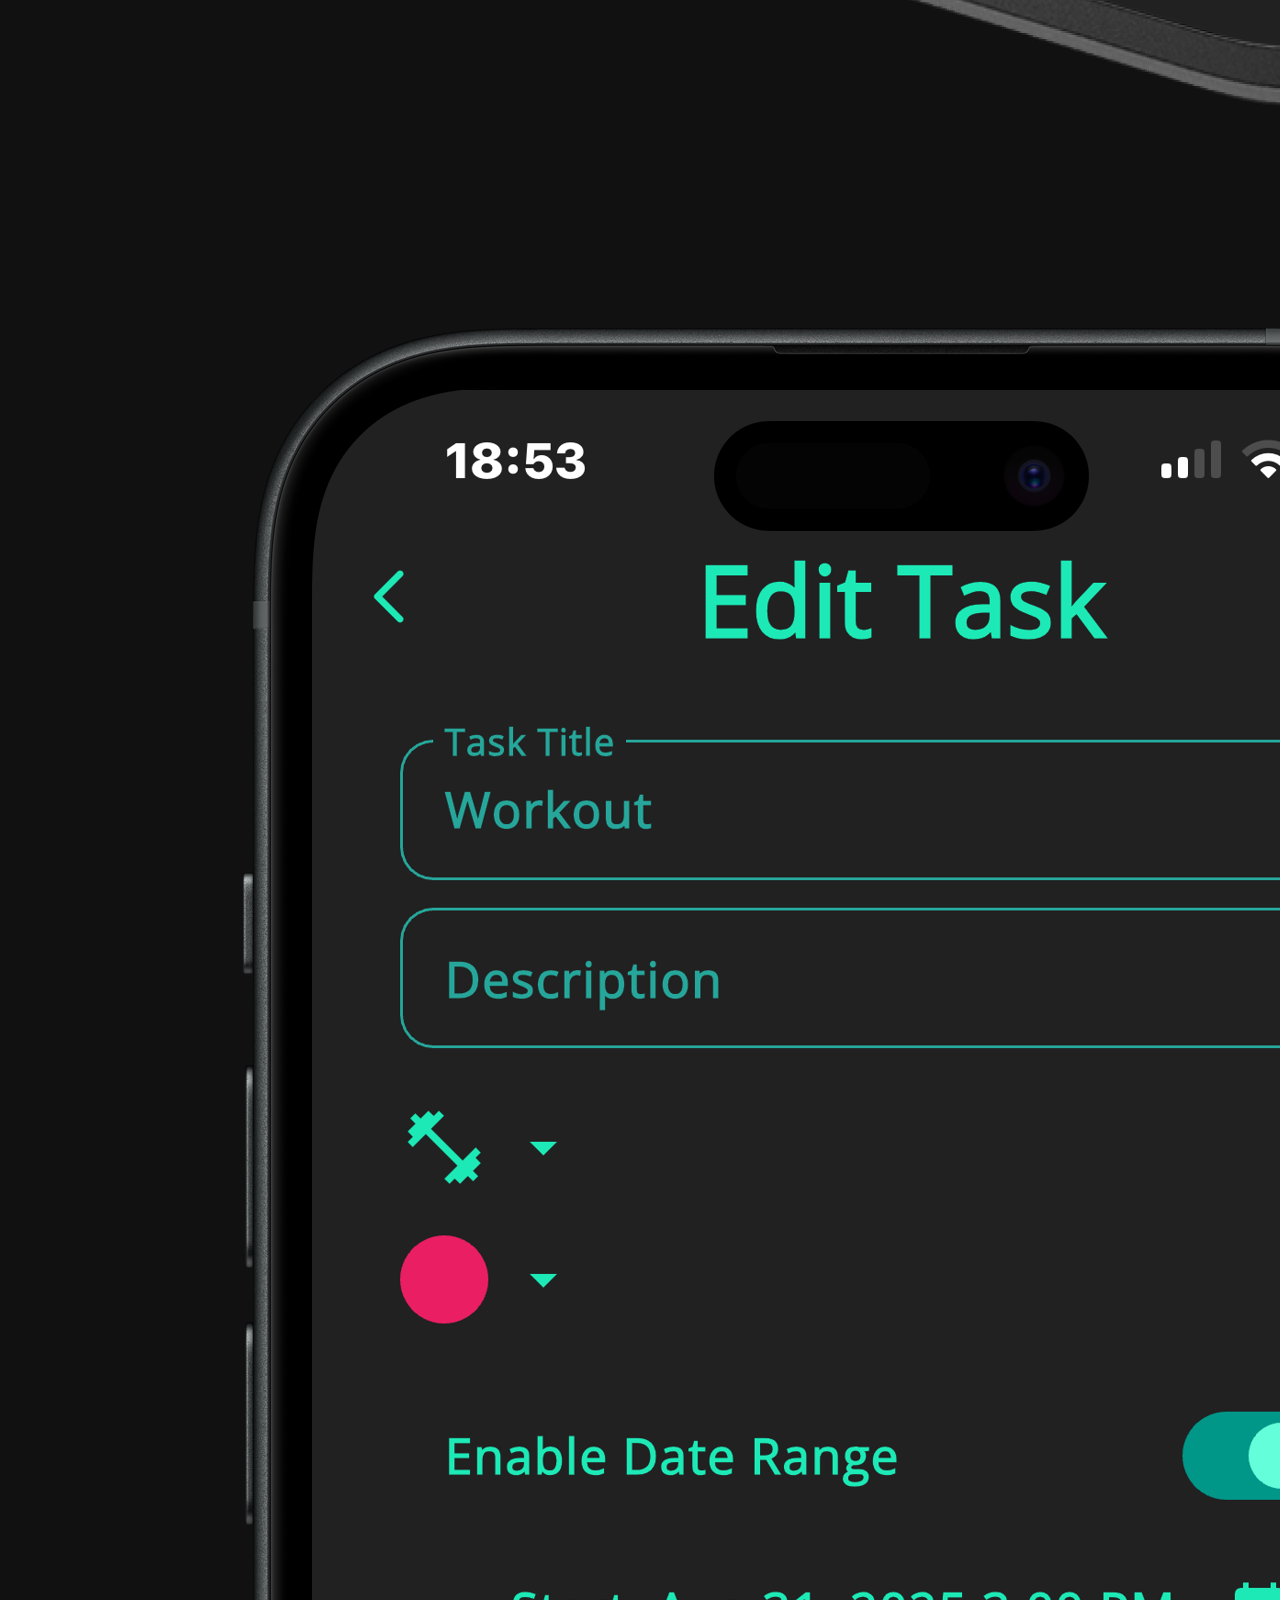
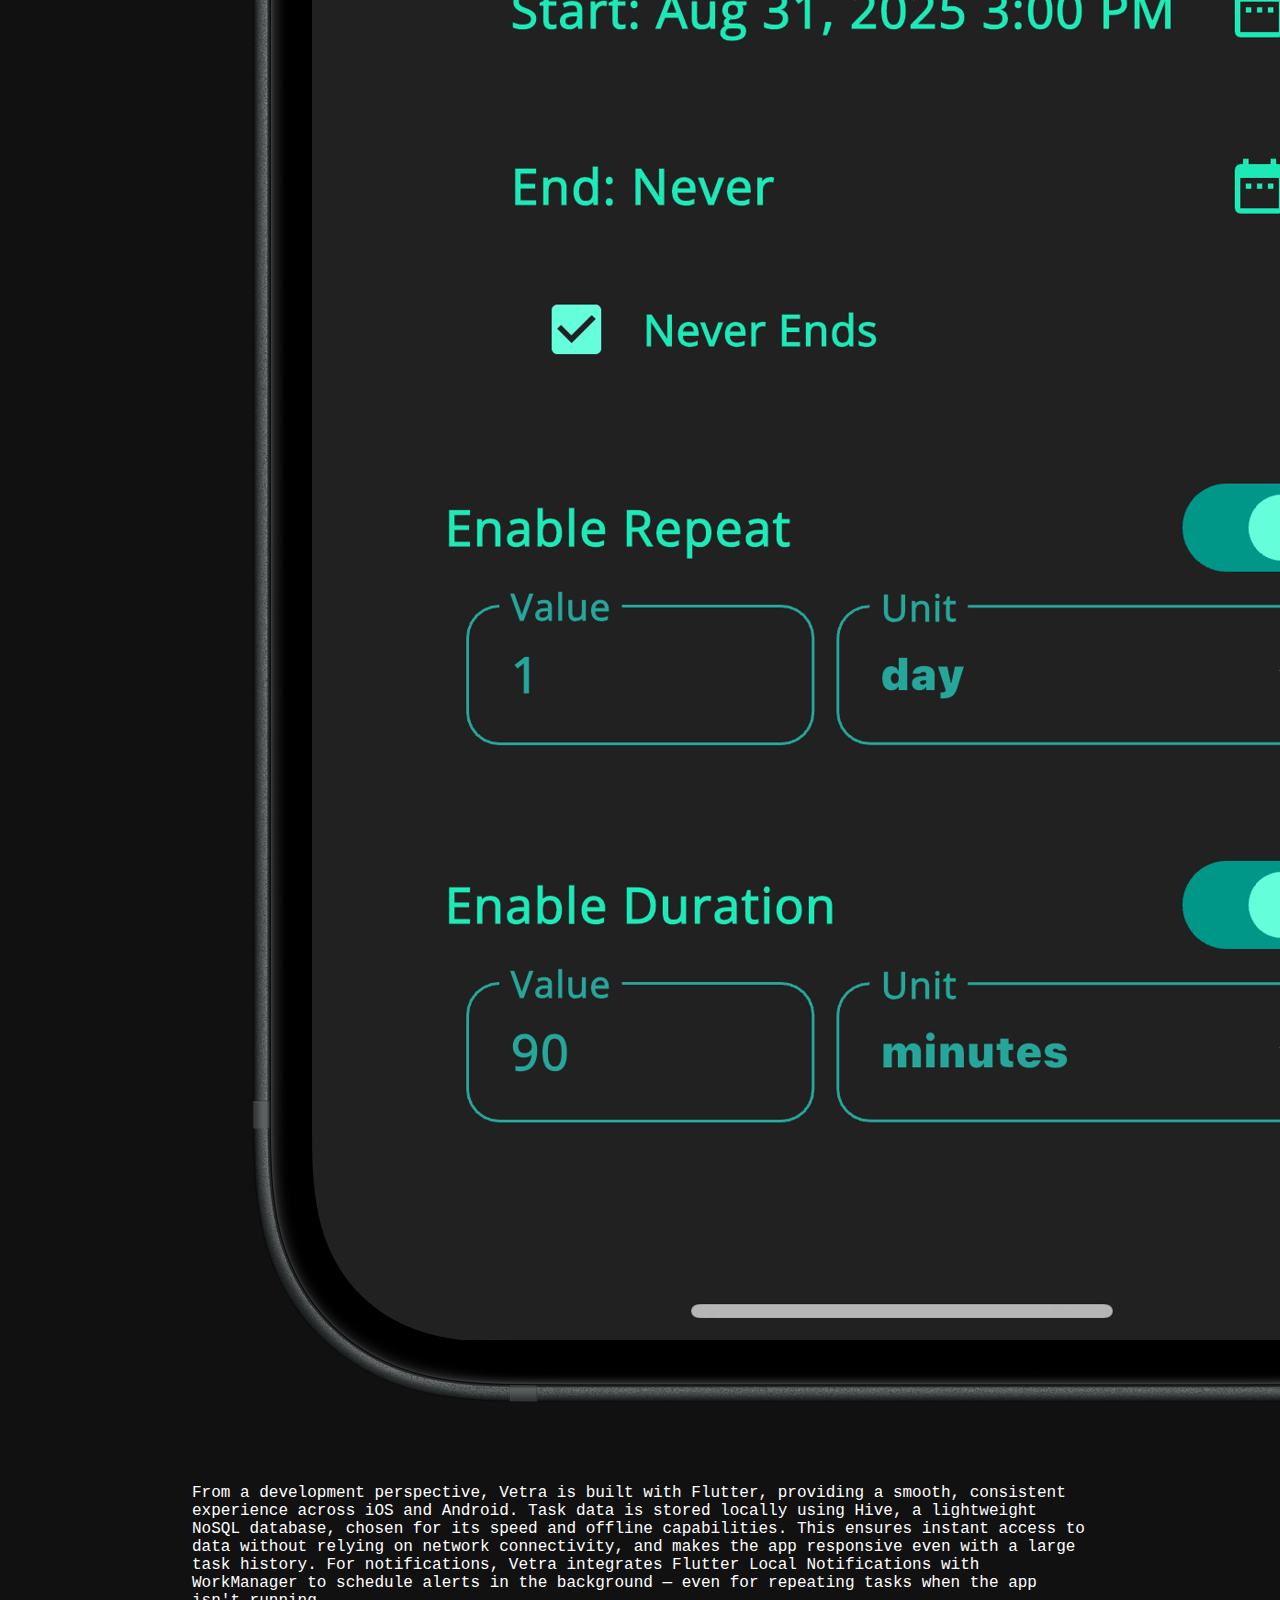
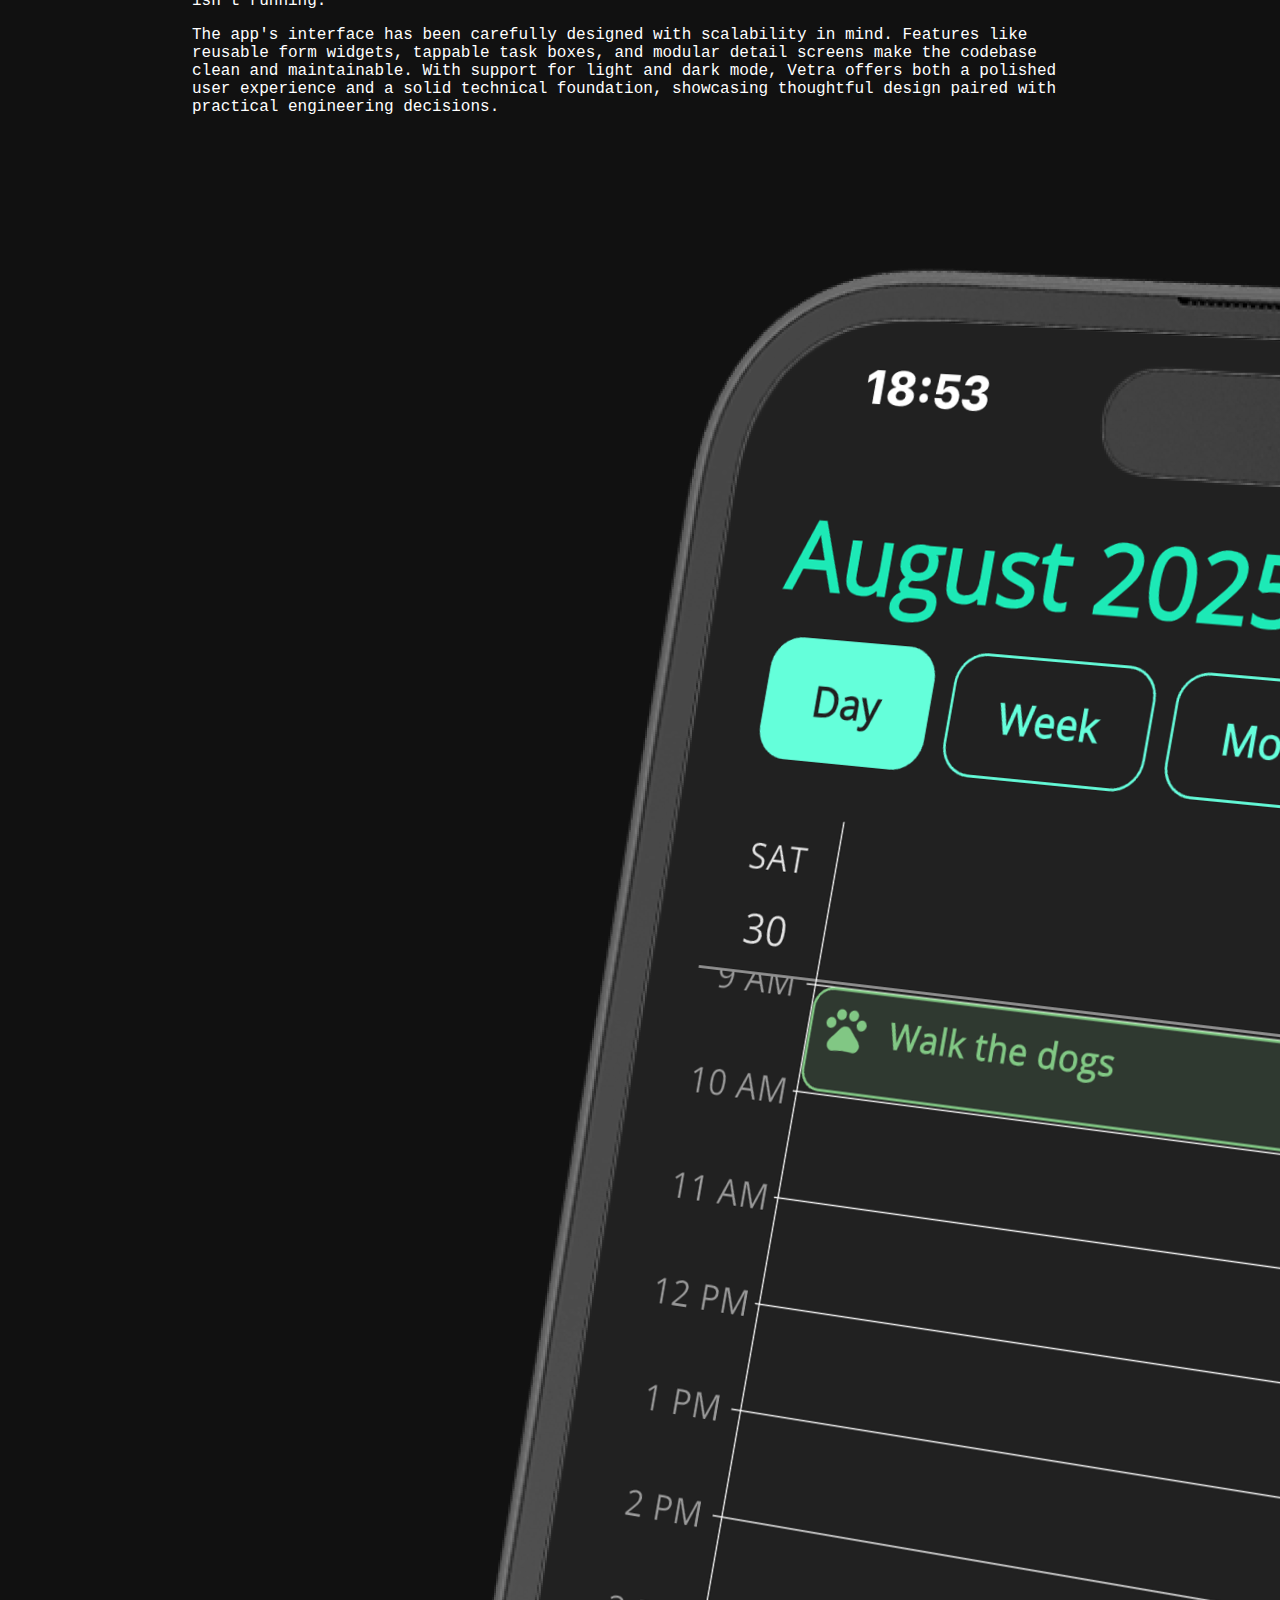
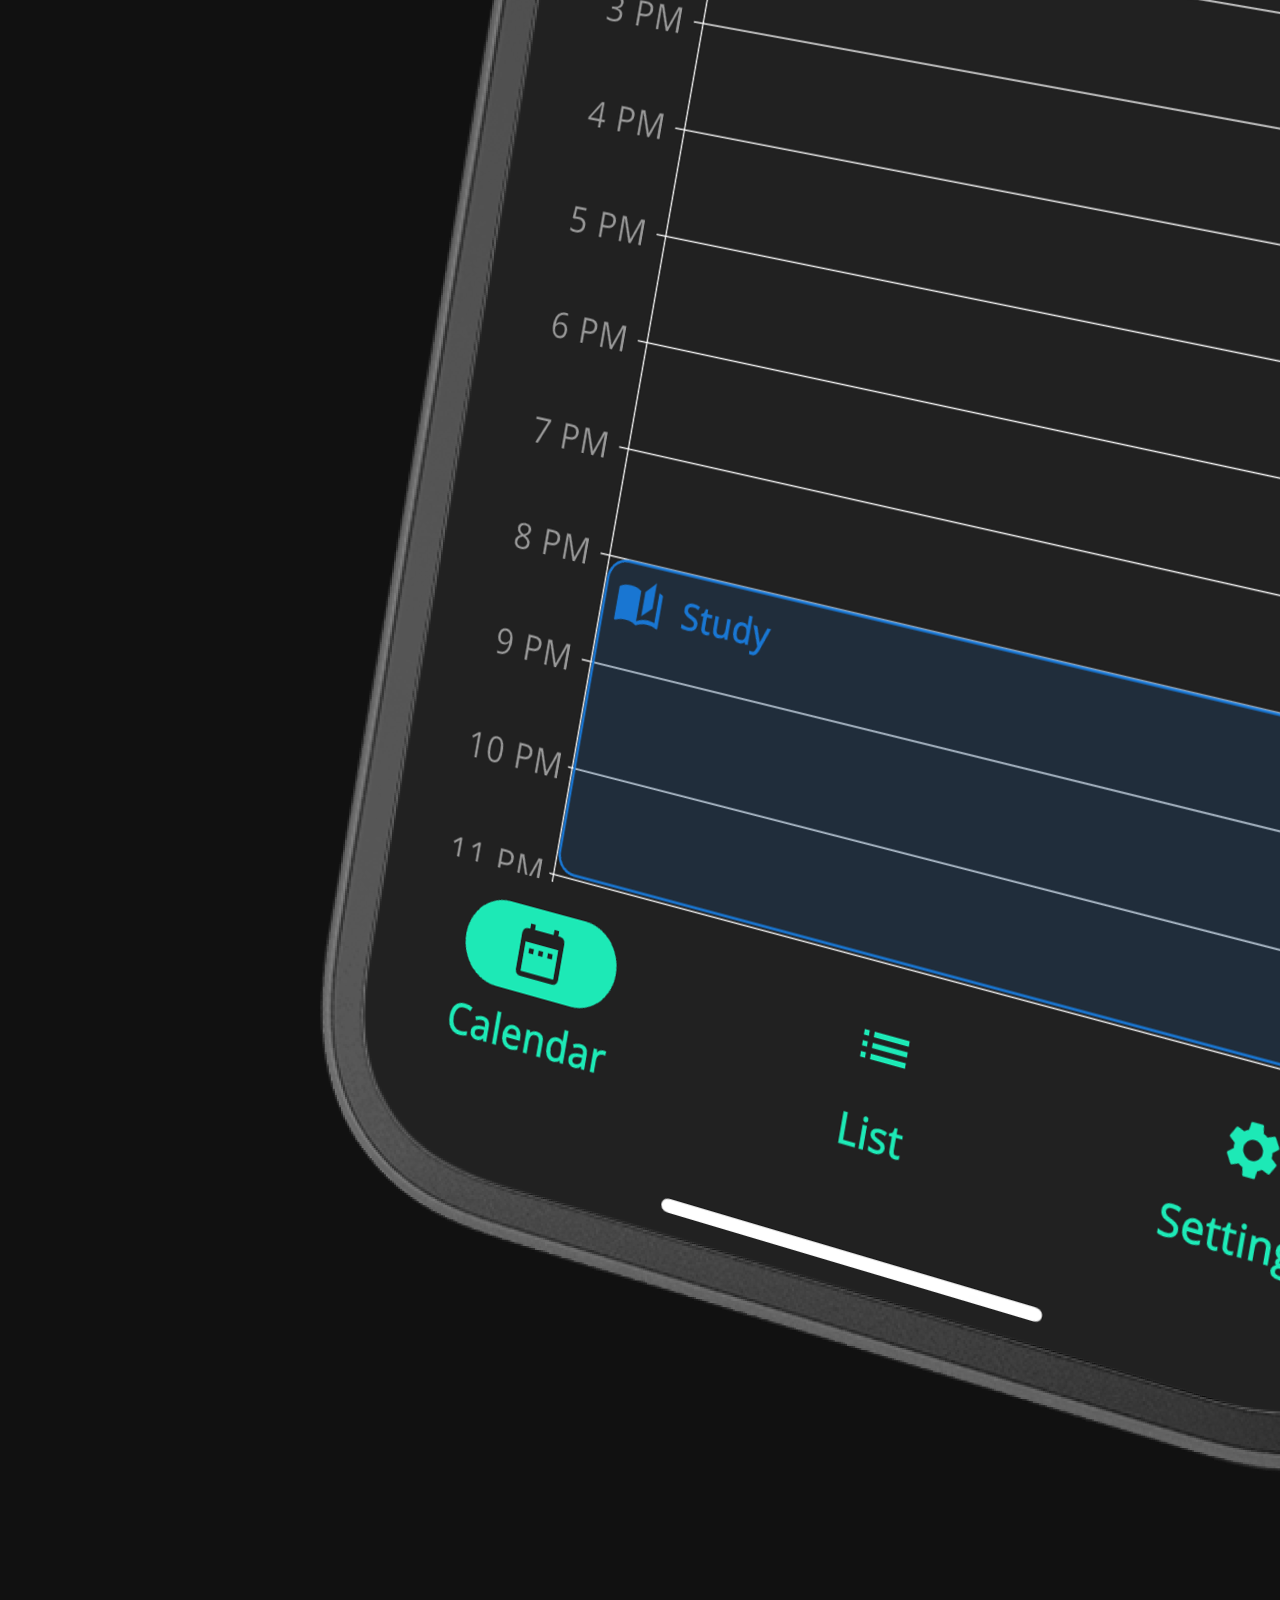
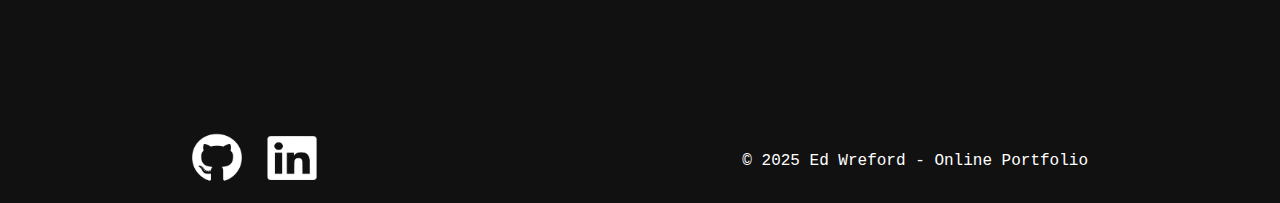
<file: project3.html>
<!DOCTYPE html>
<html lang="en">

<head>
    <meta charset="utf-8" author="Ed Wreford">
    <link rel="icon" href="public/images/logo.png" type="image/png">
    <title>Portfolio - Vetra</title>
    <link rel="stylesheet" href="public/style/styles.css">
</head>


<body>

    <a href="index.html"><img class="backArrow" src="public/images/rightsidePointer.png"></a>

    <div>
        <div class="centerColumn">
            <div class="projectTitles">
                <h1 id="bigTitle" class="bigTitle">Vetra</h1>
                <h5 id="categoryTitle" class="categoryTitle">Mobile App</h5>
            </div>

            <!-- GRID START -->
            <div class="content-grid">
                <div>
                    <p>
                    Vetra is a task management app designed to make organization simple, flexible, and reliable. 
                    It goes beyond traditional to-do lists by allowing users to create tasks with start and end 
                    dates, durations, and repeat intervals, so whether it's a one-off reminder or a weekly routine, 
                    Vetra adapts to individual workflows. Tasks can be customized with colors and icons for quick 
                    recognition, and appear in both a streamlined list view and an interactive calendar view, 
                    giving users multiple ways to manage their time. Local notifications remind users 30 minutes 
                    before each task begins, ensuring nothing slips through the cracks.
                    </p>
                </div>
                <div>
                    <img class="phoneImage" src="public/images/vetra/dark_home_left.png" alt="Dark home screen">
                </div>

                <div>
                    <img class="phoneImage" src="public/images/vetra/dark_edit_task.png" alt="Edit task screen">
                </div>
                <div>
                    <p>
                    From a development perspective, Vetra is built with Flutter, providing a smooth, consistent 
                    experience across iOS and Android. Task data is stored locally using Hive, a lightweight 
                    NoSQL database, chosen for its speed and offline capabilities. This ensures instant access 
                    to data without relying on network connectivity, and makes the app responsive even with a 
                    large task history. For notifications, Vetra integrates Flutter Local Notifications with 
                    WorkManager to schedule alerts in the background — even for repeating tasks when the app 
                    isn't running.
                    </p>
                </div>

                <div>
                    <p>
                    The app's interface has been carefully designed with scalability in mind. Features like 
                    reusable form widgets, tappable task boxes, and modular detail screens make the codebase 
                    clean and maintainable. With support for light and dark mode, Vetra offers both a polished 
                    user experience and a solid technical foundation, showcasing thoughtful design paired with 
                    practical engineering decisions.
                    </p>
                </div>
                <div>
                    <img class="phoneImage" src="public/images/vetra/day_view_left.png" alt="Day view screen">
                </div>
            </div>   
        </div>
    </div>

    <script src="scripts/typeWriter.js"></script>

</body>


<footer>
    <div class="footer-content">
        <div class="footer-icons">
            <a href="https://github.com/EdWreford?tab=repositories"><img src="public/images/githubLogo.png" alt="GitHub logo"></a>
            <a href=""><img src="public/images/linkedInLogo.png" alt="LinkedIn logo"></a>
        </div>
        <p>&copy; 2025 Ed Wreford - Online Portfolio</p>
    </div>
</footer>


</html>
</file>
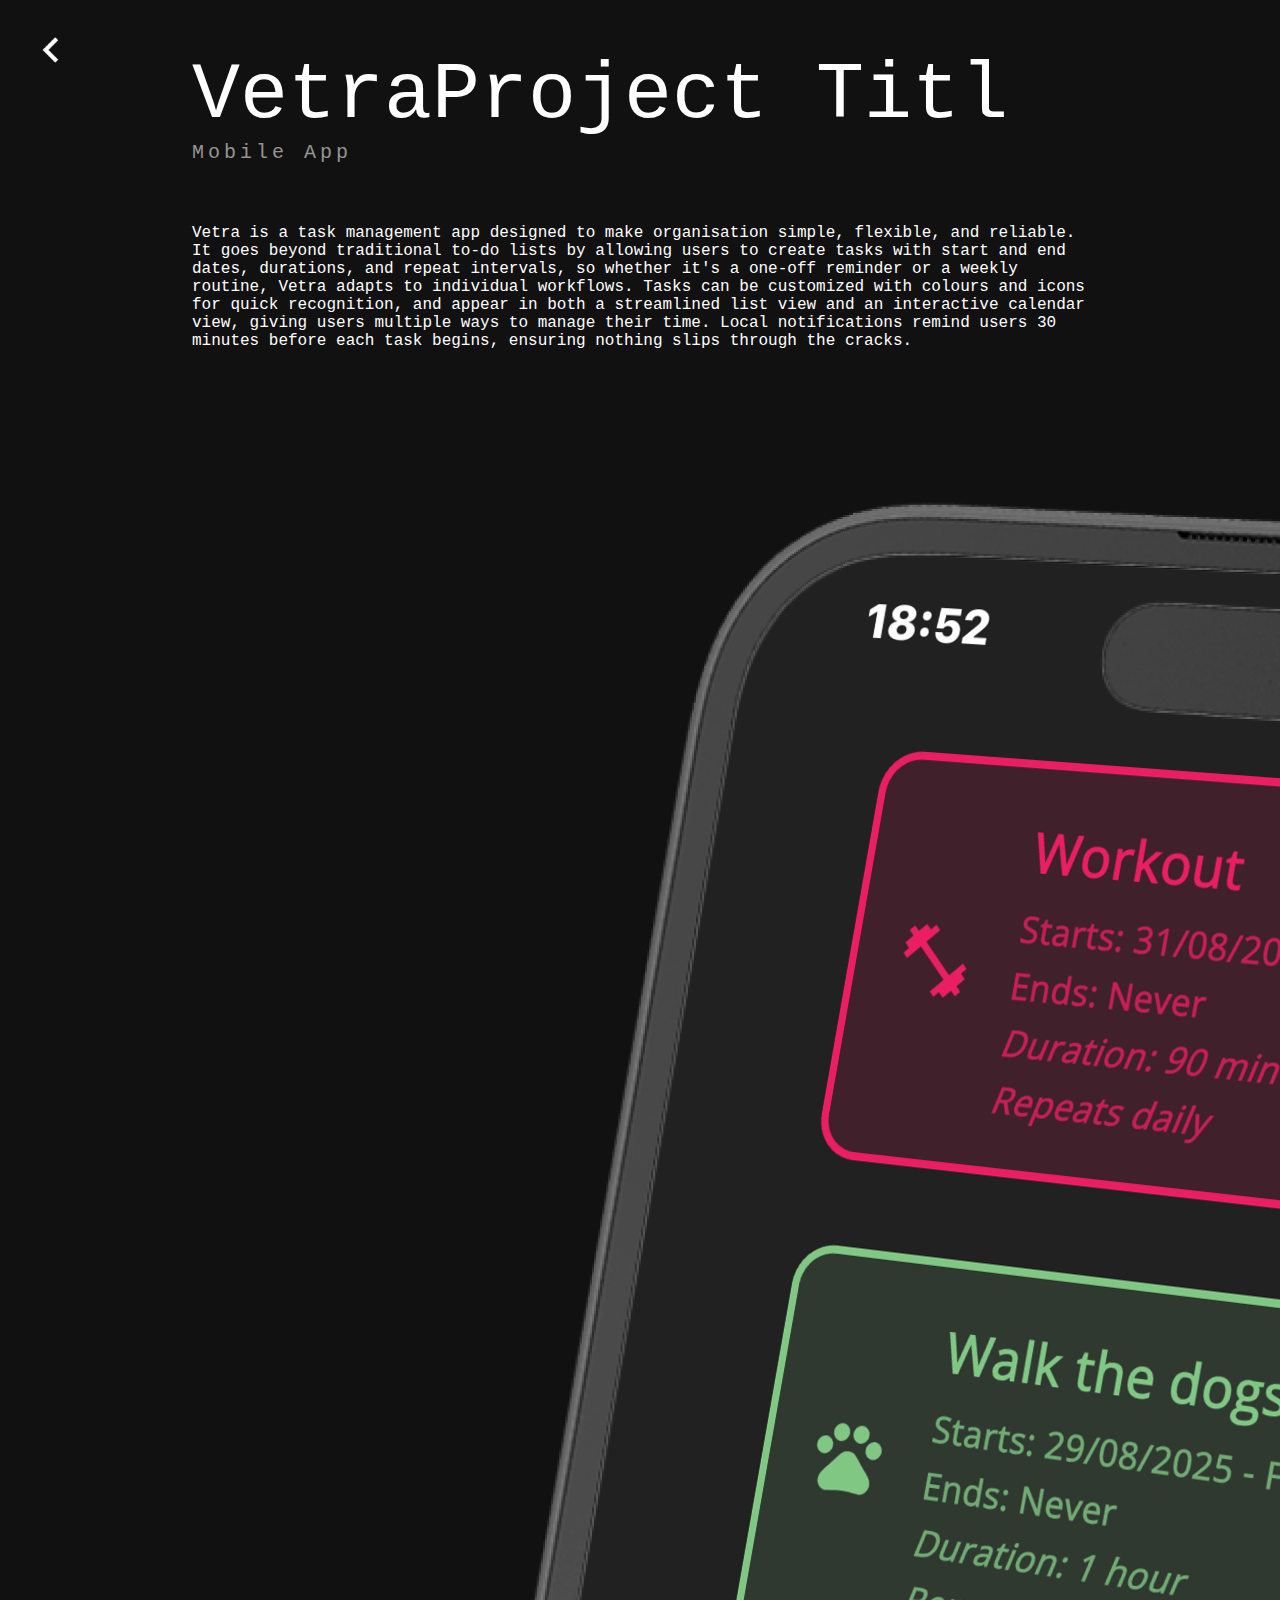
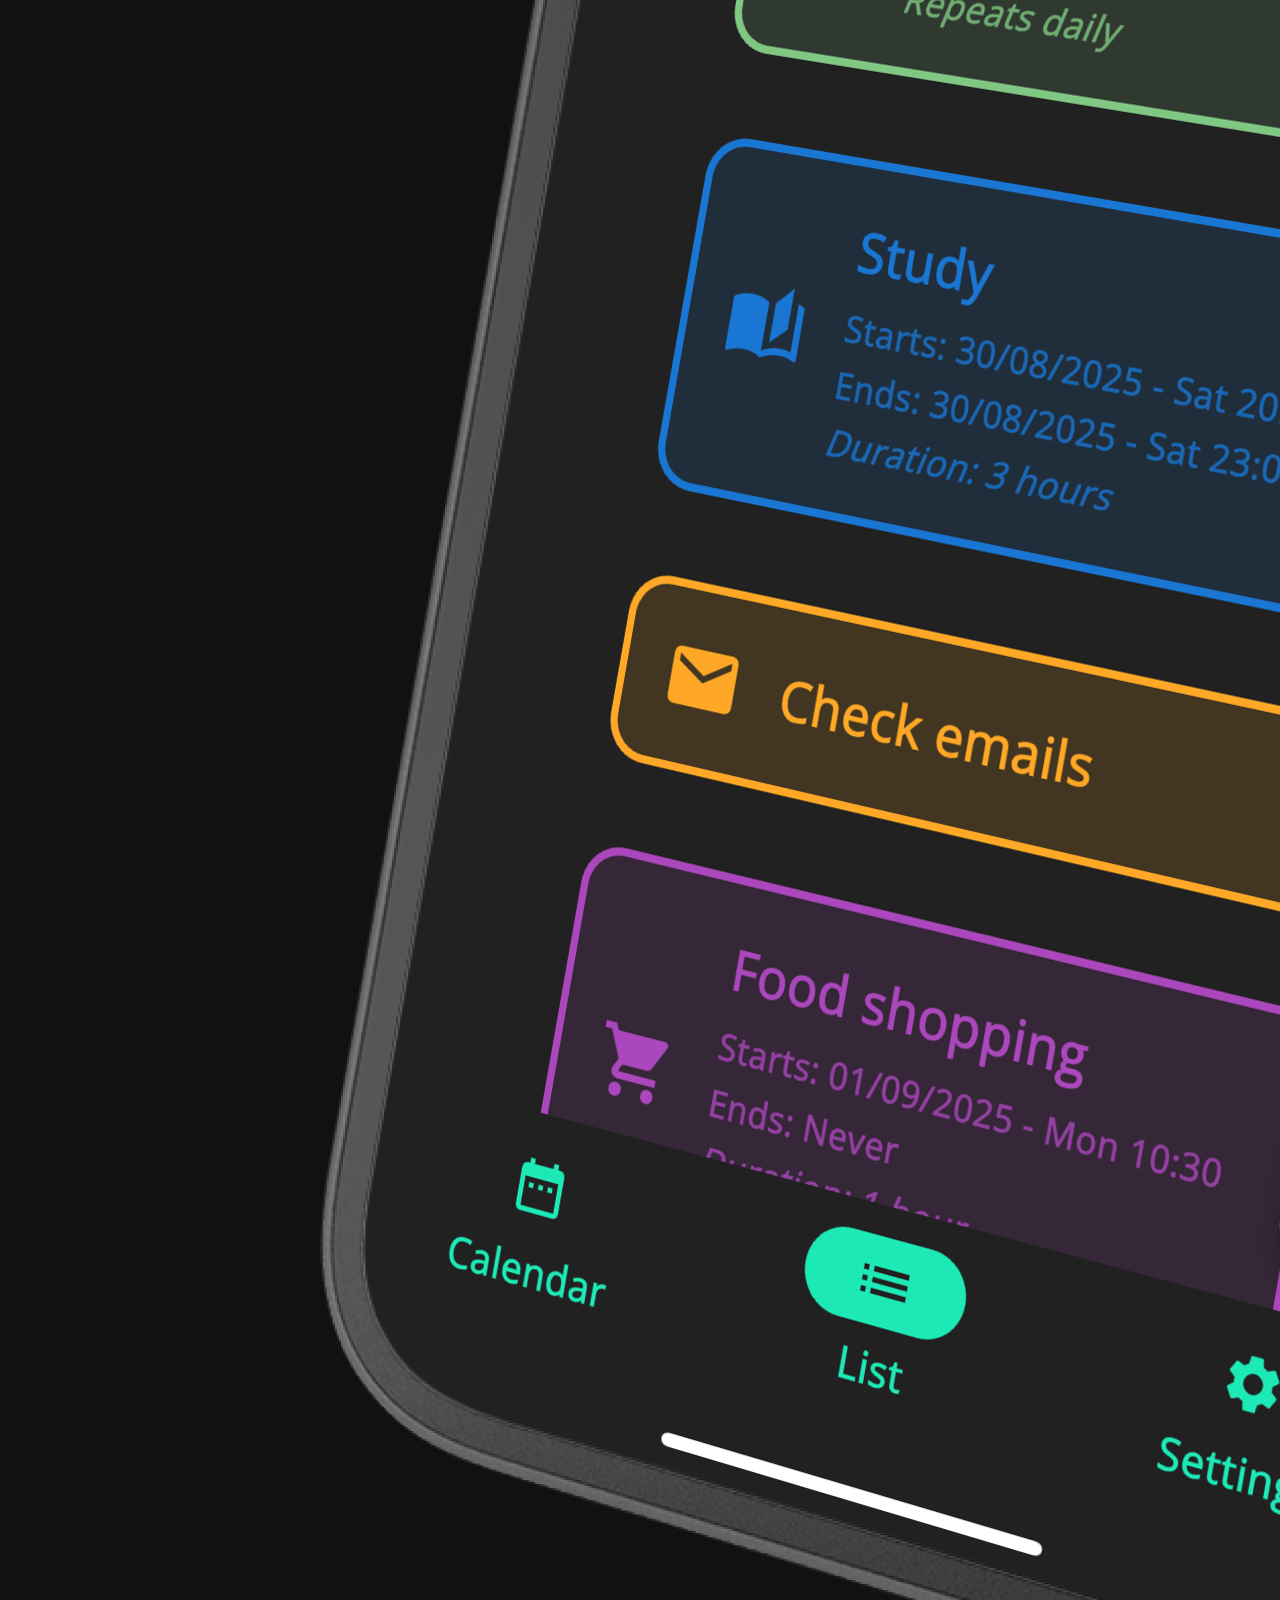
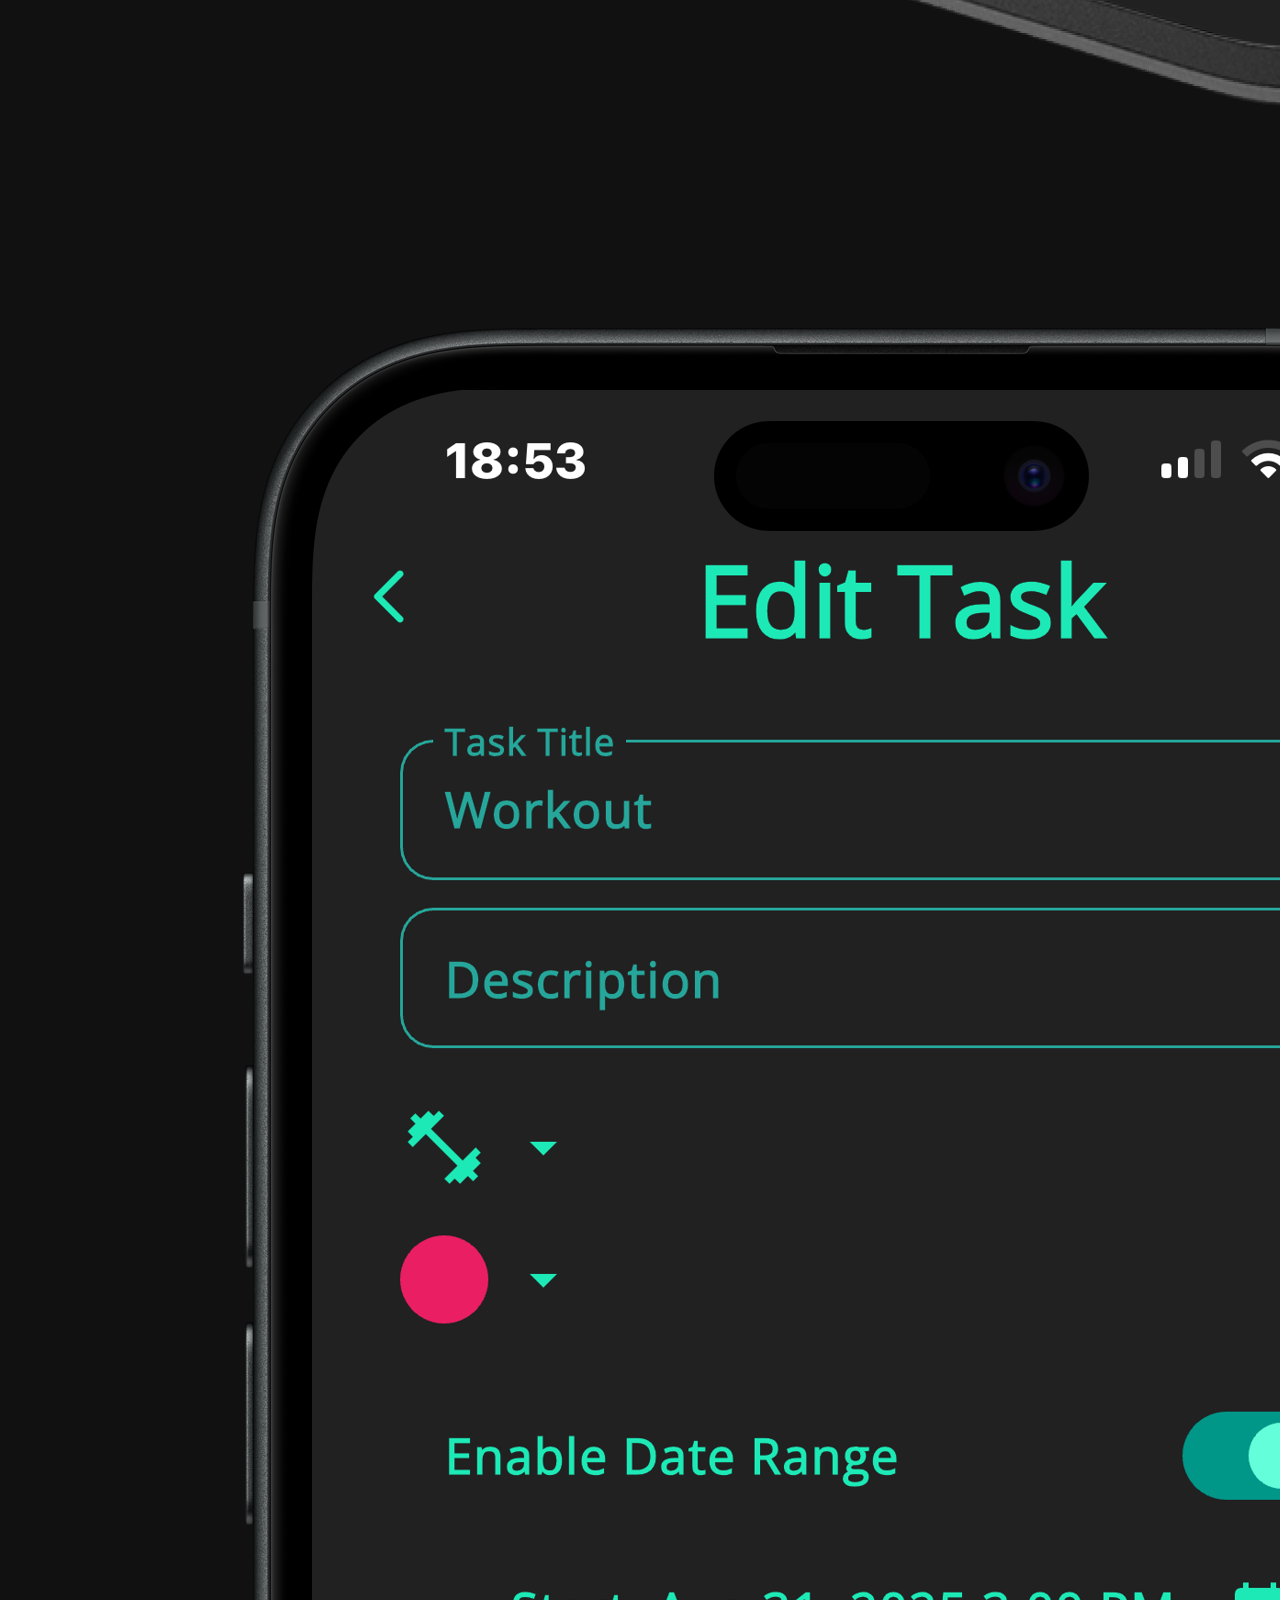
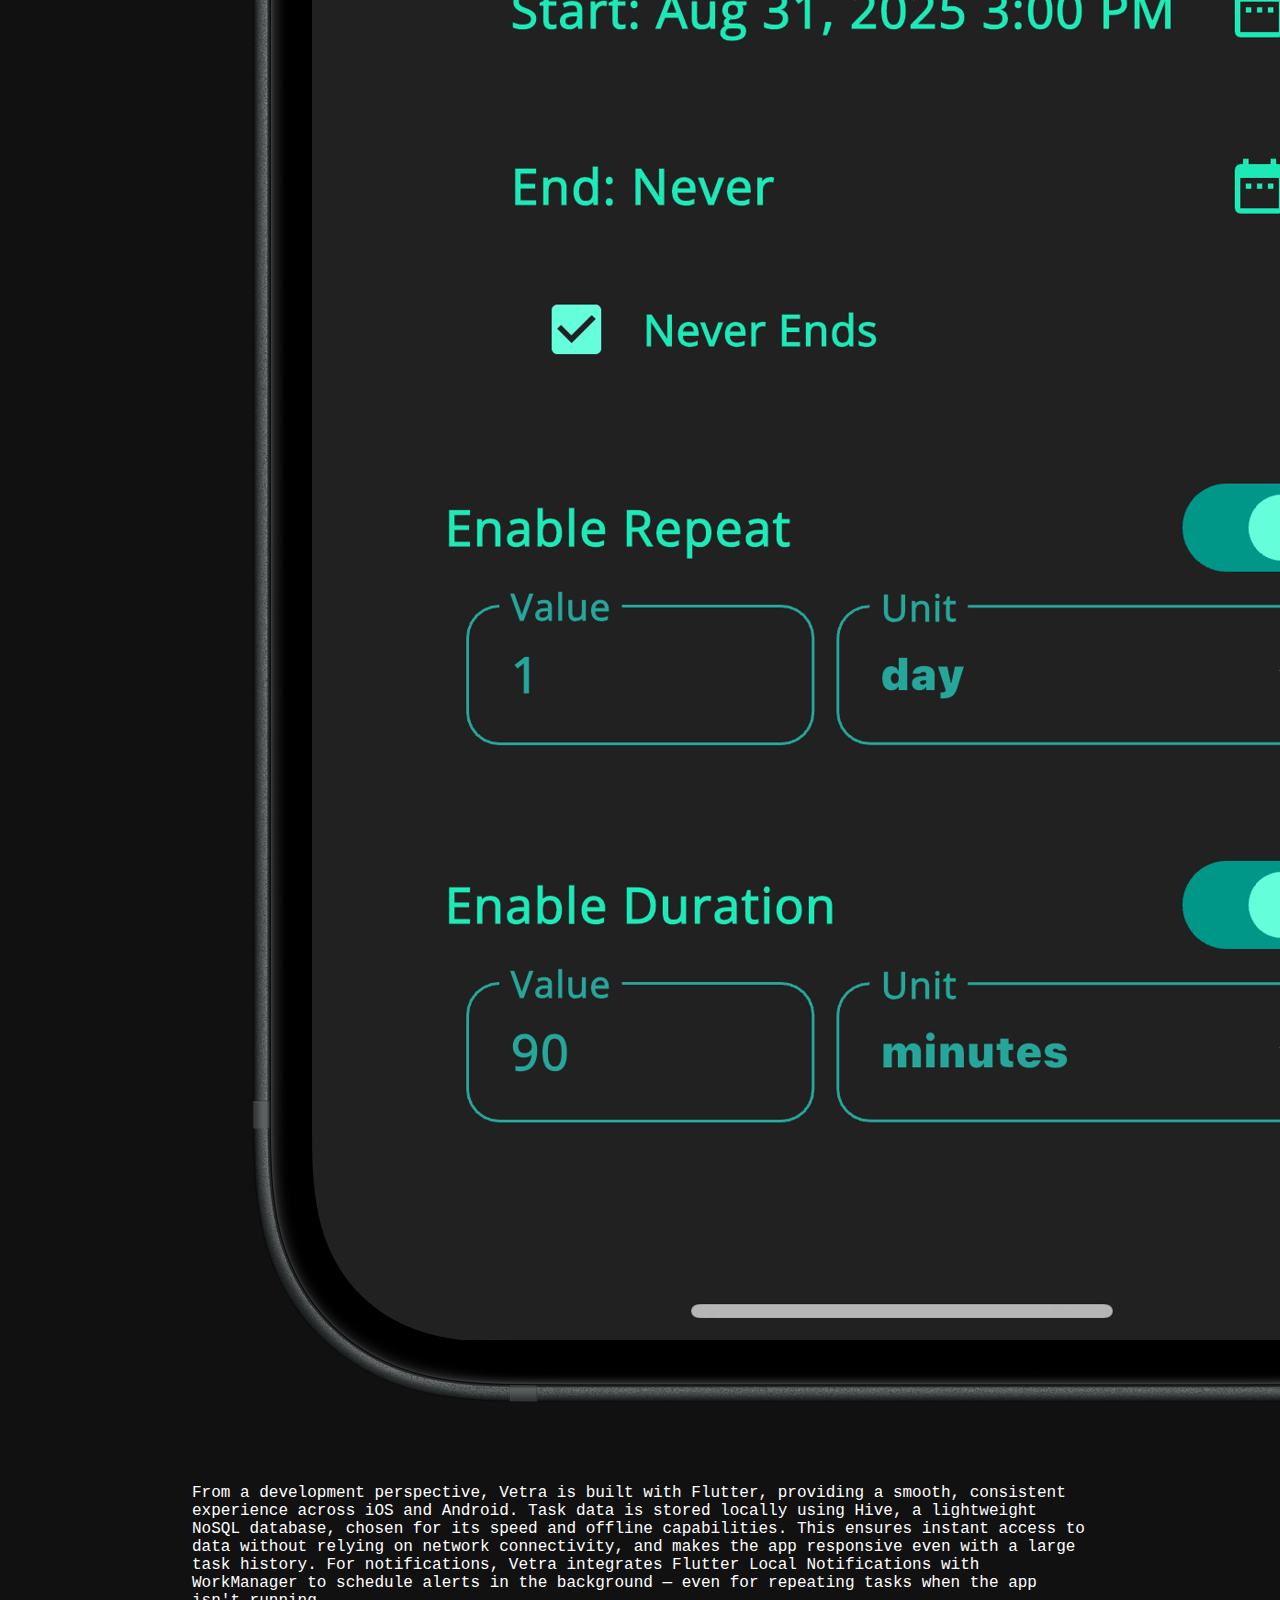
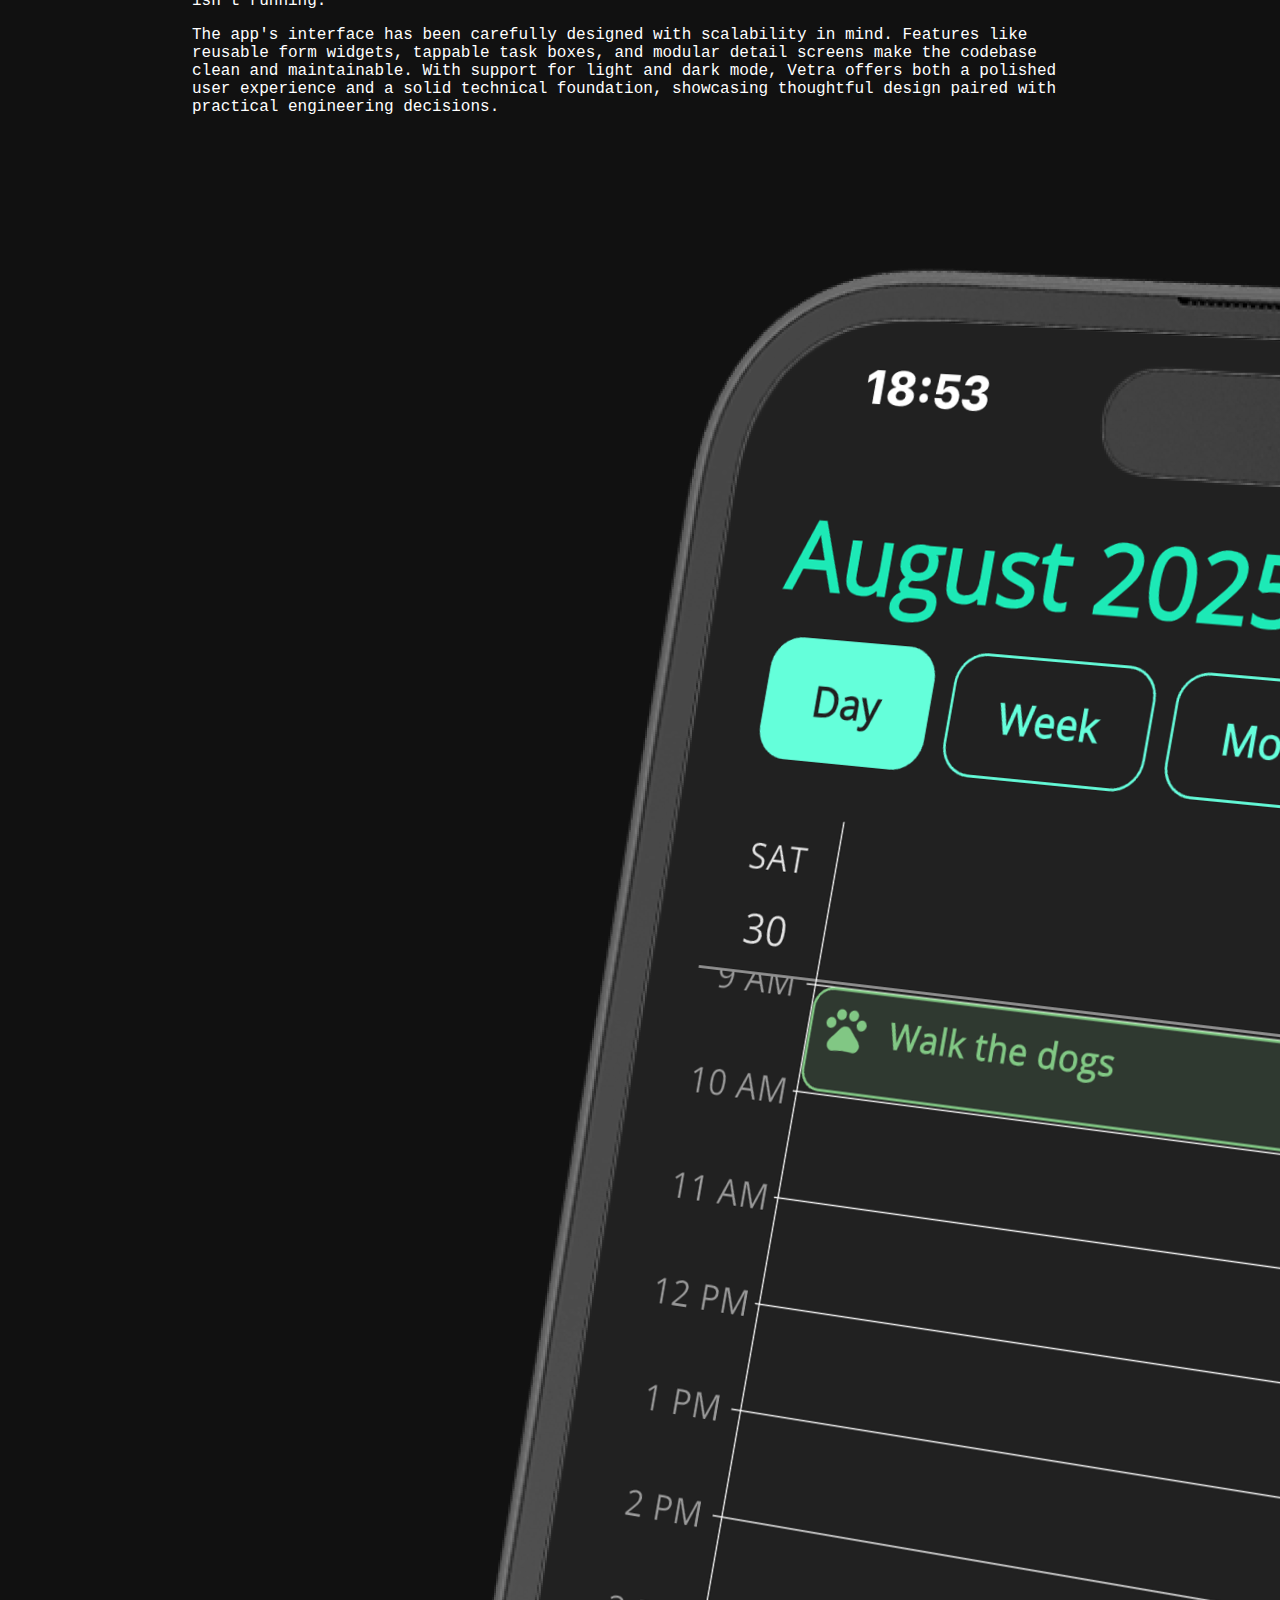
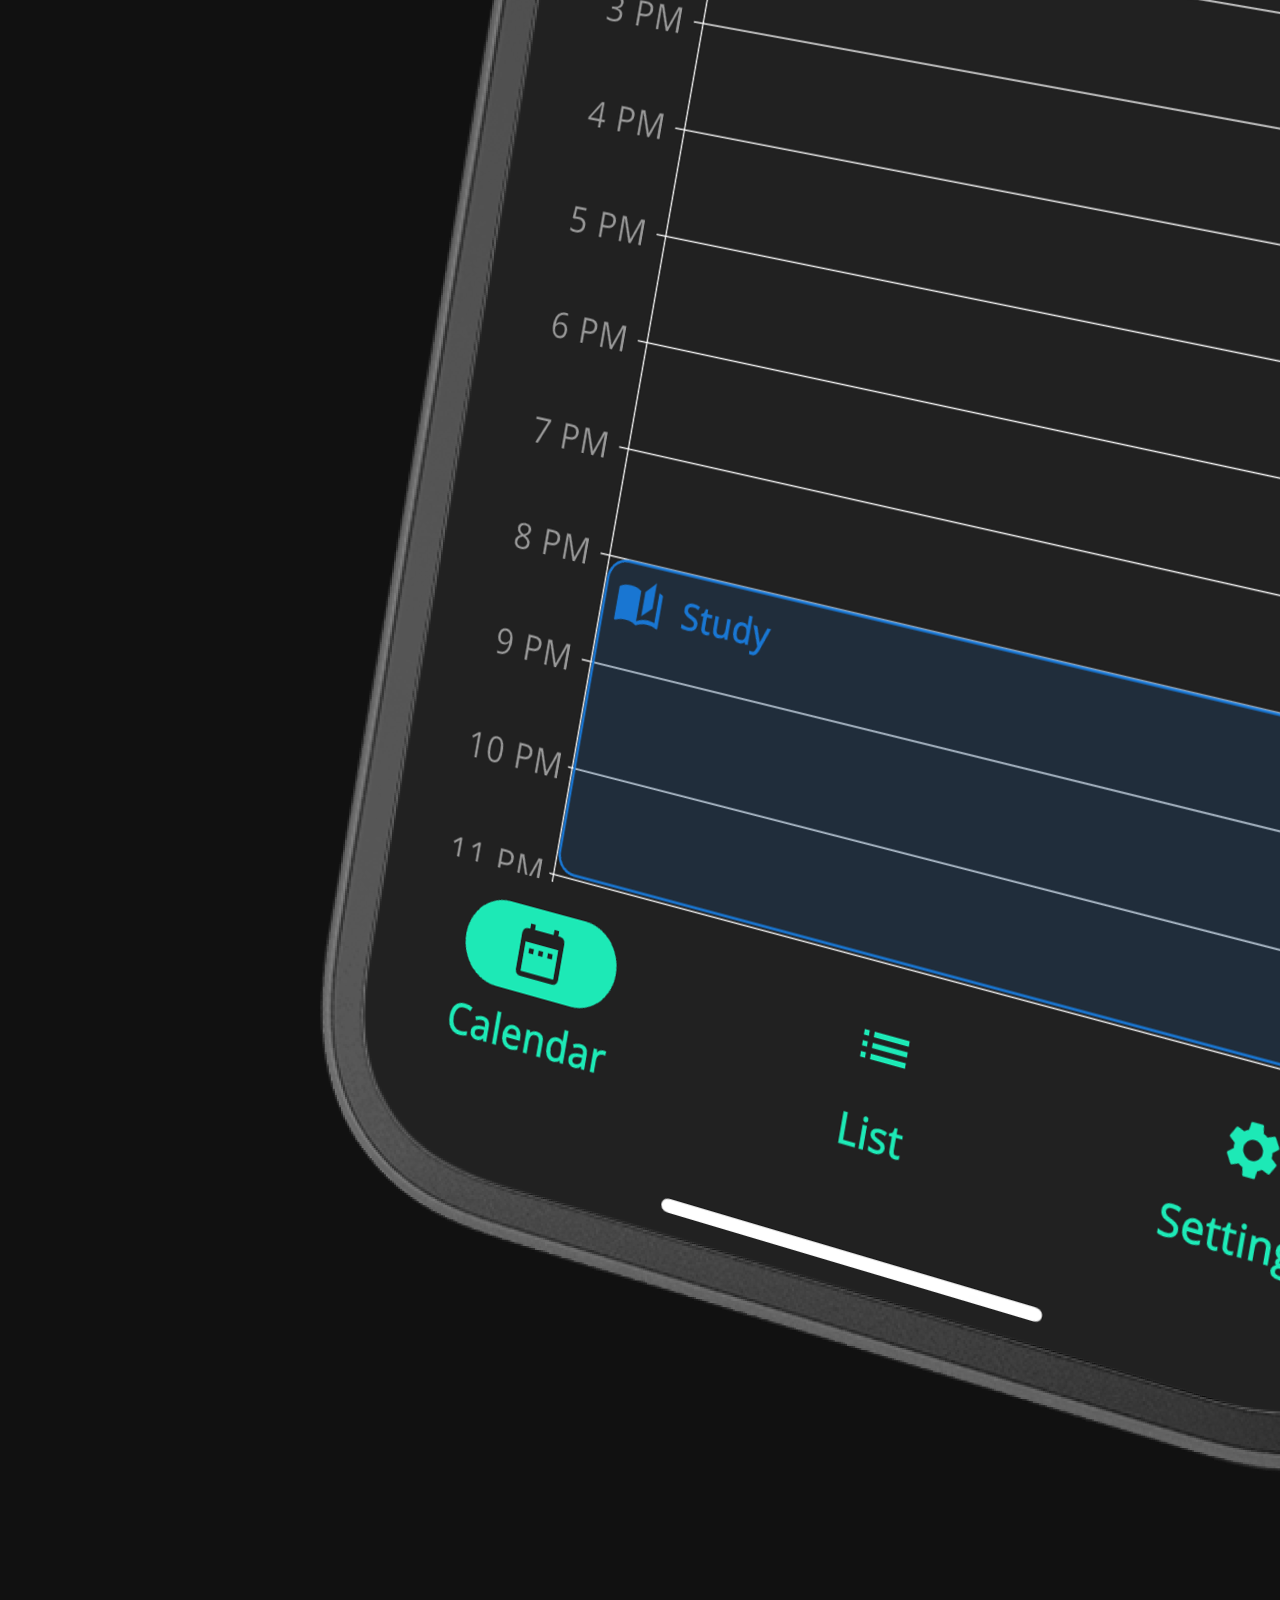
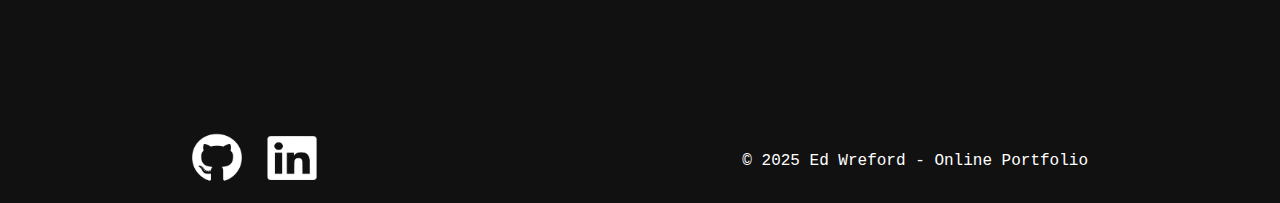
<file: vetra.html>
<!DOCTYPE html>
<html lang="en">

<head>
    <meta charset="utf-8" author="Ed Wreford">
    <link rel="icon" href="public/images/logo.png" type="image/png">
    <title>Portfolio - Vetra</title>
    <link rel="stylesheet" href="public/style/styles.css">
</head>


<body>

    <a href="index.html"><img class="backArrow" src="public/images/rightsidePointer.png"></a>

    <div>
        <div class="centerColumn">
            <div class="projectTitles">
                <h1 id="bigTitle" class="bigTitle">Vetra</h1>
                <h5 id="categoryTitle" class="categoryTitle">Mobile App</h5>
            </div>

            <!-- GRID START -->
            <div class="content-grid">
                <div>
                    <p>
                    Vetra is a task management app designed to make organisation simple, flexible, and reliable. 
                    It goes beyond traditional to-do lists by allowing users to create tasks with start and end 
                    dates, durations, and repeat intervals, so whether it's a one-off reminder or a weekly routine, 
                    Vetra adapts to individual workflows. Tasks can be customized with colours and icons for quick 
                    recognition, and appear in both a streamlined list view and an interactive calendar view, 
                    giving users multiple ways to manage their time. Local notifications remind users 30 minutes 
                    before each task begins, ensuring nothing slips through the cracks.
                    </p>
                </div>
                <div>
                    <img class="phoneImage" src="public/images/vetra/dark_home_left.png" alt="Dark home screen">
                </div>

                <div>
                    <img class="phoneImage" src="public/images/vetra/dark_edit_task.png" alt="Edit task screen">
                </div>
                <div>
                    <p>
                    From a development perspective, Vetra is built with Flutter, providing a smooth, consistent 
                    experience across iOS and Android. Task data is stored locally using Hive, a lightweight 
                    NoSQL database, chosen for its speed and offline capabilities. This ensures instant access 
                    to data without relying on network connectivity, and makes the app responsive even with a 
                    large task history. For notifications, Vetra integrates Flutter Local Notifications with 
                    WorkManager to schedule alerts in the background — even for repeating tasks when the app 
                    isn't running.
                    </p>
                </div>

                <div>
                    <p>
                    The app's interface has been carefully designed with scalability in mind. Features like 
                    reusable form widgets, tappable task boxes, and modular detail screens make the codebase 
                    clean and maintainable. With support for light and dark mode, Vetra offers both a polished 
                    user experience and a solid technical foundation, showcasing thoughtful design paired with 
                    practical engineering decisions.
                    </p>
                </div>
                <div>
                    <img class="phoneImage" src="public/images/vetra/day_view_left.png" alt="Day view screen">
                </div>
            </div>   
        </div>
    </div>

    <script src="scripts/typeWriter.js"></script>

</body>


<footer>
    <div class="footer-content">
        <div class="footer-icons">
            <a href="https://github.com/EdWreford?tab=repositories"><img src="public/images/githubLogo.png" alt="GitHub logo"></a>
            <a href=""><img src="public/images/linkedInLogo.png" alt="LinkedIn logo"></a>
        </div>
        <p>&copy; 2025 Ed Wreford - Online Portfolio</p>
    </div>
</footer>


</html>
</file>
<file: public/style/styles.css>
body {
  margin: 0;
  background-color: #111;
  font-family: 'Courier New', monospace;
  position: relative;
  overflow-x: hidden;
}

html {
    margin: 0;
    overflow-x: hidden;
}

p {
    color: #fff;
}

footer {
    margin-left: 15%;
    margin-right: 15%;
    padding: 100px 0 15px 0;
    color: #949494;
}

footer img {
    max-height: 50px;
}

.footer-content {
    display: flex;
    justify-content: space-between;
    align-items: center;
}

.footer-icons a {
    margin-right: 15px;
}

.leftPointer,
.rightPointer {
    position: fixed;
    top: 45%;
    max-width: 5%;
    opacity: 0;
    transition: opacity 1s ease, transform 1s ease;
    z-index: 1000;
    pointer-events: auto;
}

.leftPointer {
    left: 5%;
    transform: translateX(-50px);
}

.rightPointer {
    left: 90%;
    transform: translateX(50px);
}

.show-pointer {
    opacity: 1;
    transform: translateX(0);
}

.scroll-lock {
    height: 100vh;
    position: relative;
    overflow: hidden;
}

#mainTitle {
    color: #fff;
    font-size: 7em;
    font-weight: 500;
    position: fixed;
    top: 20%;
    left: 50%;
    transform: translate(-50%, -50%);
    letter-spacing: 0px;
    opacity: 1;
    transition: letter-spacing 0.1s, opacity 0.1s;
    pointer-events: none;
}

h1 {
    color: #fff;
}

.centerColumn {
    margin: 50px 15% 0 15%;
}

.grid {
    margin-top: 100vh;
    column-gap: 30px;
    grid-row-gap: 200px;
    grid-template-columns: 1.75fr;
    display: grid;
}

.projectContainer {
    border: 2px solid #fff;
    border-radius: 15px;
    flex-flow: column;
    flex-direction: row;
    justify-content: space-between;
    align-items: flex-start;
    min-height: 40vh;
    max-height: 60vh;
    padding: 30px;
    display: flex;
    flex-wrap: nowrap;
    position: relative;
    overflow: hidden;
    transition: opacity 0.5s, box-shadow 0.5s;

    background-color: #01010180;
    backdrop-filter: blur(12px);
    -webkit-backdrop-filter: blur(12px); /* for Safari */
}

.faded {
  opacity: 0.5;
}

.projectContainer:hover {
    box-shadow: 0 0 86px 6px #56bbf570;
}

.projectContainerDetails h1 {
    color: #fff;
    transition: color 0.5s;
}

.projectContainer:hover .projectContainerDetails h1 {
    color: #56bbf5d4;
}

.projectContainerDetails {
    max-width: 60%;
    color: #fff;
    display: flex;
    flex-direction: column;
}

.projectContainerDetails a {
    align-self: flex-start;
    margin-top: 20px;
    text-decoration: none;
    color: #fff;
    background-color: #111;
    padding: 20px;
    border: 2px solid #fff;
    border-radius: 10px;
    transition: color 0.5s, background-color 0.5s;
}

.projectContainerDetails a:hover {
    color: #111;
    background-color: #fff;
}

.projectContainerImage {
    position: relative;
    width: 40%;
    height: 100%;
}

.projectContainerImage img {
    position: absolute;
    align-items: stretch;
    top: 0;
    left: 0;
    width: 100%;
    height: 100%;
    object-fit: contain;
    transition: opacity 0.5s ease;
    pointer-events: none;
}

.projectContainerImage .outlineImage {
    opacity: 1;
    z-index: 1;
}

.projectContainerImage .mainImage {
    opacity: 0;
    z-index: 2;
}

.projectContainer:hover .projectContainerImage .mainImage {
    opacity: 1;
}

.categoryTitle {
    margin: 0 auto 0 0;
    color: #949494;
    letter-spacing: 4px;
    font-size: 20px;
    font-weight: normal;
}

.bigTitle {
    color: #fff;
    font-size: 5em;
    font-weight: 500;
    margin: 0;
}

.projectTitles {
    margin-bottom: 60px;
}

.backArrow {
    position: absolute;
    height: 50px;
    margin: 2% 0 0 2%;
    transition: transform 0.5s ease;
}

.backArrow:hover {
  transform: translateX(-5px);
}
</file>
